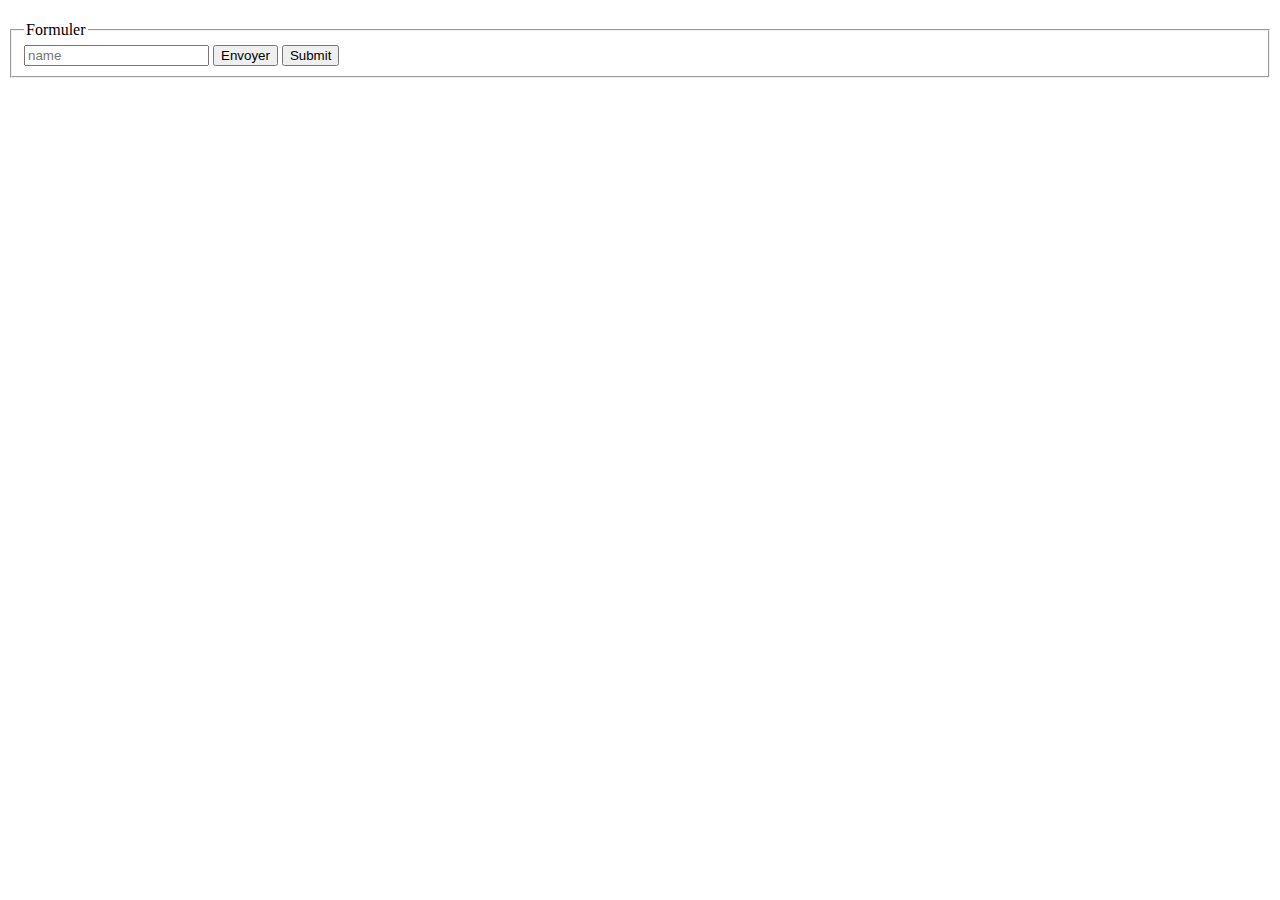
<file: revision/index.html>
<!DOCTYPE html>
<html lang="en">
<head>
    <meta charset="UTF-8">
    <title>Document</title>
</head>
<body>
    <h1></h1>
<fieldset >
    <legend>Formuler</legend>
    <input type="text" placeholder="name" name="" id="">
    <button type="submit">Envoyer</button>
    <input type="submit">
</fieldset>
</body>
</html>
</file>
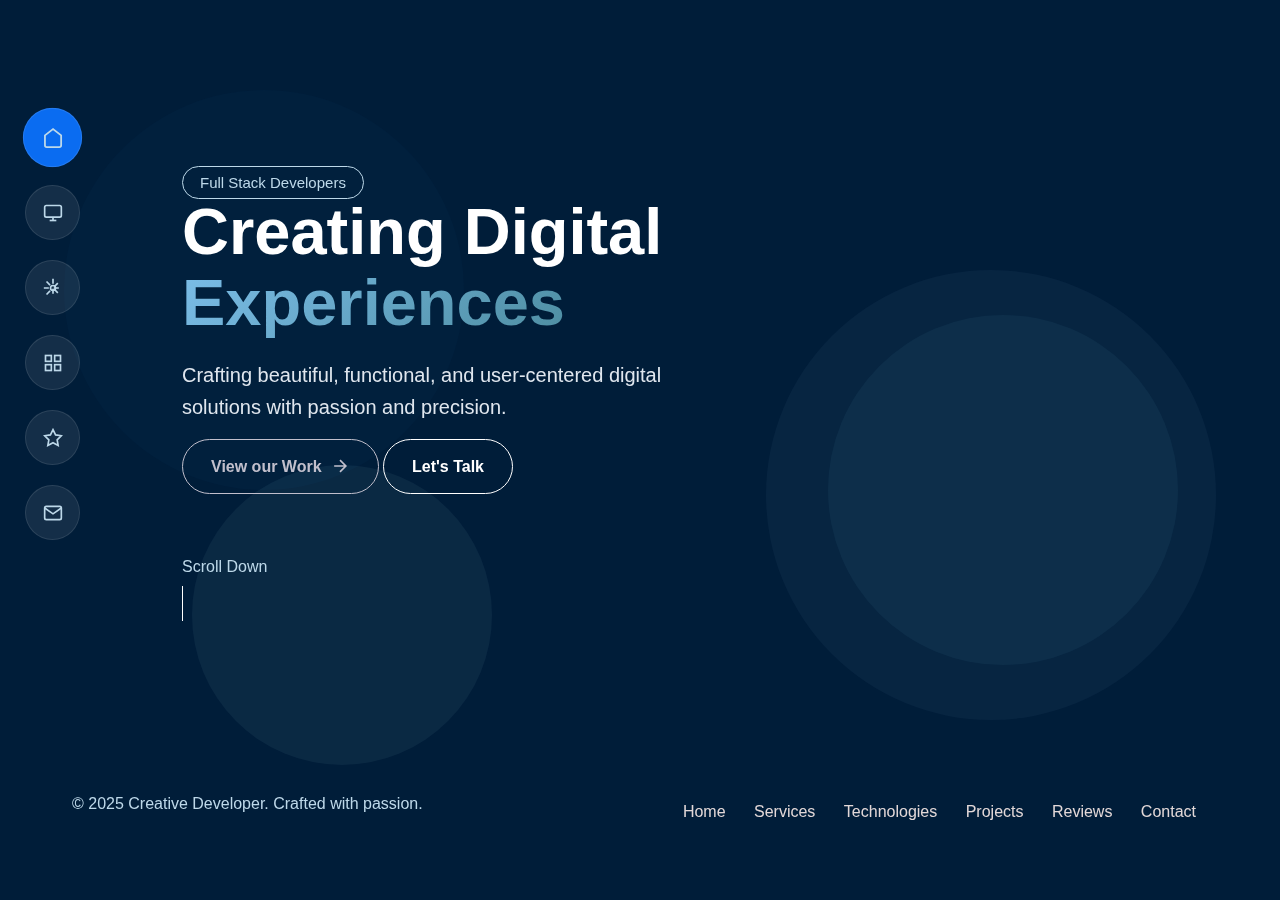
<file: Portfolio/src/index.html>
<!DOCTYPE html>
<html lang="en">

<head>
  <meta charset="UTF-8">
  <meta name="viewport" content="width=device-width, initial-scale=1.0">
  <link rel="stylesheet" href="./css globale/global.css">
  <link rel="stylesheet" href="style.css">
  <title>Creative Developer Portfolio</title>
</head>

<body>
  <!-- Floating Shapes Background -->
  <div class="bg-shapes">
    <div class="shape shape-1"></div>
    <div class="shape shape-2"></div>
    <div class="shape shape-3"></div>
    <div class="shape shape-4"></div>
  </div>

  <!-- Side Navigation -->
  <aside class="side-nav">
    <div class="side-nav-items">
      <a href="./" class="side-link active" data-tooltip="Home">
        <svg width="20" height="20" viewBox="0 0 24 24" fill="none" stroke="currentColor" stroke-width="2">
          <path d="M3 9l9-7 9 7v11a2 2 0 0 1-2 2H5a2 2 0 0 1-2-2z" />
        </svg>
      </a>
      <a href="./services" class="side-link" data-tooltip="Services">
        <svg width="20" height="20" viewBox="0 0 24 24" fill="none" stroke="currentColor" stroke-width="2">
          <rect x="2" y="3" width="20" height="14" rx="2" />
          <line x1="8" y1="21" x2="16" y2="21" />
          <line x1="12" y1="17" x2="12" y2="21" />
        </svg>
      </a>
      <a href="./Technologies/" class="side-link" data-tooltip="Technologies">
        <svg width="20" height="20" viewBox="0 0 24 24" fill="none" stroke="currentColor" stroke-width="2">
          <circle cx="12" cy="12" r="3" />
          <path
            d="M12 1v6m0 6v6M4.22 4.22l4.24 4.24m5.08 5.08l4.24 4.24M1 12h6m6 0h6M4.22 19.78l4.24-4.24m5.08-5.08l4.24-4.24" />
        </svg>
      </a>
      <a href="./projects" class="side-link" data-tooltip="Projects">
        <svg width="20" height="20" viewBox="0 0 24 24" fill="none" stroke="currentColor" stroke-width="2">
          <rect x="3" y="3" width="7" height="7" />
          <rect x="14" y="3" width="7" height="7" />
          <rect x="14" y="14" width="7" height="7" />
          <rect x="3" y="14" width="7" height="7" />
        </svg>
      </a>
      <a href="./Reviews/" class="side-link" data-tooltip="Reviews">
        <svg width="20" height="20" viewBox="0 0 24 24" fill="none" stroke="currentColor" stroke-width="2">
          <polygon
            points="12 2 15.09 8.26 22 9.27 17 14.14 18.18 21.02 12 17.77 5.82 21.02 7 14.14 2 9.27 8.91 8.26 12 2" />
        </svg>
      </a>
      <a href="./Contact" class="side-link" data-tooltip="Contact">
        <svg width="20" height="20" viewBox="0 0 24 24" fill="none" stroke="currentColor" stroke-width="2">
          <path d="M4 4h16c1.1 0 2 .9 2 2v12c0 1.1-.9 2-2 2H4c-1.1 0-2-.9-2-2V6c0-1.1.9-2 2-2z" />
          <polyline points="22,6 12,13 2,6" />
        </svg>
      </a>
    </div>
  </aside>

  <!-- Hero Section -->
  <section id="home" class="hero">
    <div class="container">
      <div class="hero-content">
        <span class="hero-label">Full Stack Developers</span>
        <h1 class="hero-title">
          Creating Digital<br>
          <span class="gradient-text">Experiences</span>
        </h1>
        <p class="hero-description">
          Crafting beautiful, functional, and user-centered digital solutions
          with passion and precision.
        </p>
        <div class="hero-cta">
          <a href="./projects/" class="btn btn-primary">
            <span>View our Work</span>
            <svg width="20" height="20" viewBox="0 0 24 24" fill="none" stroke="currentColor" stroke-width="2">
              <path d="M5 12h14M12 5l7 7-7 7" />
            </svg>
          </a>
          <a href="./Contact/" class="btn btn-outline">Let's Talk</a>
        </div>
        <div class="hero-scroll">
          <span>Scroll Down</span>
          <div class="scroll-indicator"></div>
        </div>
      </div>
    </div>
  </section>


  <!-- Footer -->
  <footer>
    <div class="container">
      <div class="footer-content">
        <p>&copy; 2025 Creative Developer. Crafted with passion.</p>
        <div class="footer-links">
          <a href="./">Home</a>
          <a href="./services/">Services</a>
          <a href="./Technologies/">Technologies</a>
          <a href="./projects/">Projects</a>
          <a href="./Reviews/">Reviews</a>
          <a href="./Contact/">Contact</a>
        </div>
      </div>
    </div>
  </footer>
</body>

</html>
</file>
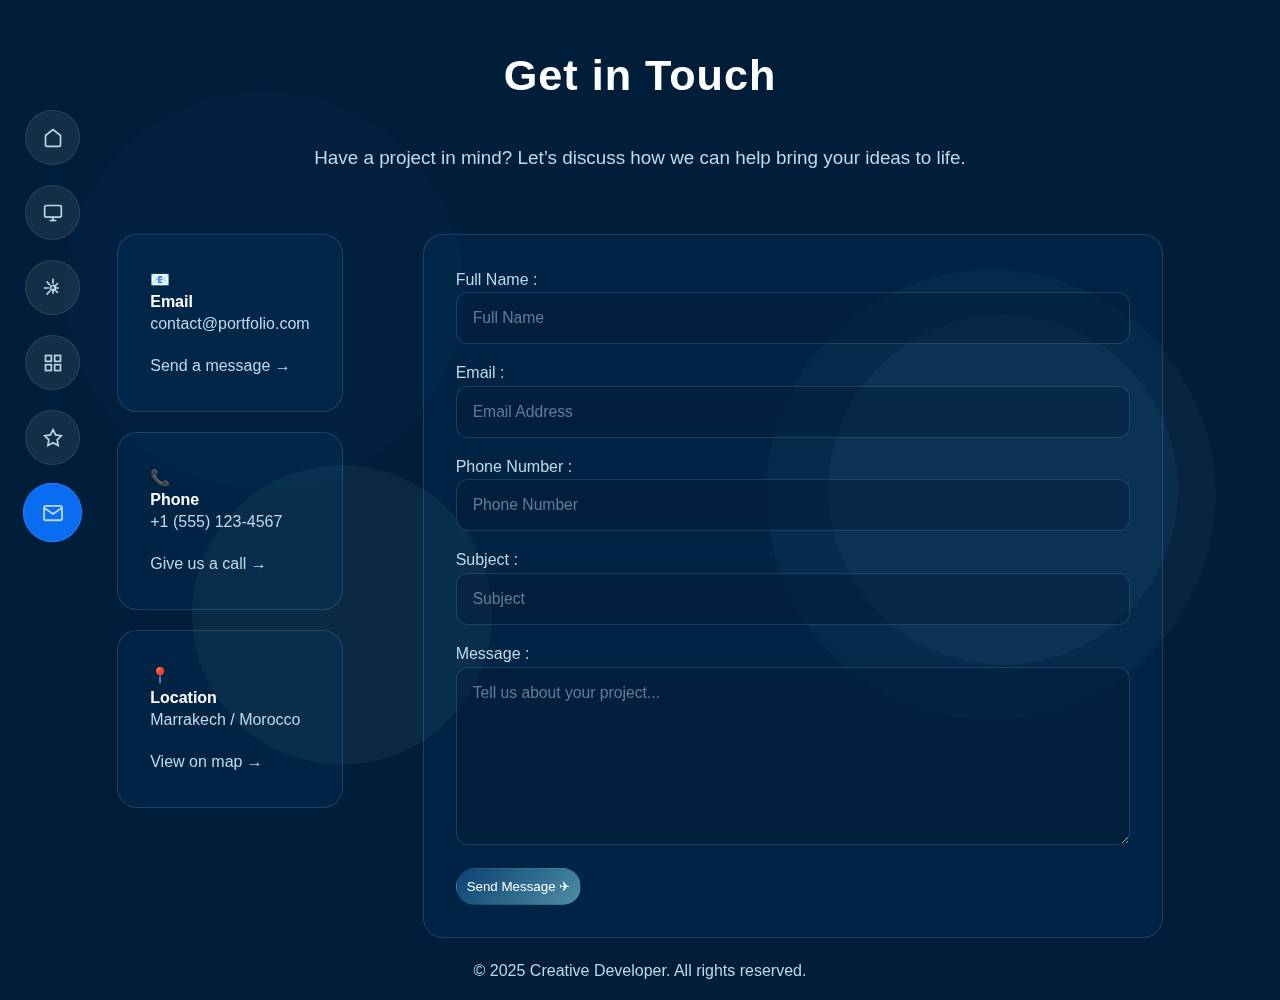
<file: Portfolio/src/Contact/index.html>
<!DOCTYPE html>
<html lang="en">

<head>
  <meta charset="UTF-8">
  <meta name="viewport" content="width=device-width, initial-scale=1.0">
  <title>Contact - Get In Touch</title>
  <link rel="stylesheet" href="../css globale/global.css">
  <link rel="stylesheet" href="style.css">
</head>

<body>
  <!-- Floating Shapes Background -->
  <div class="bg-shapes">
    <div class="shape shape-1"></div>
    <div class="shape shape-2"></div>
    <div class="shape shape-3"></div>
    <div class="shape shape-4"></div>
  </div>

  <!-- Side Navigation -->
  <aside class="side-nav">
    <div class="side-nav-items">
      <a href="../" class="side-link" data-tooltip="Home">
        <svg width="20" height="20" viewBox="0 0 24 24" fill="none" stroke="currentColor" stroke-width="2">
          <path d="M3 9l9-7 9 7v11a2 2 0 0 1-2 2H5a2 2 0 0 1-2-2z" />
        </svg>
      </a>
      <a href="../services" class="side-link" data-tooltip="Services">
        <svg width="20" height="20" viewBox="0 0 24 24" fill="none" stroke="currentColor" stroke-width="2">
          <rect x="2" y="3" width="20" height="14" rx="2" />
          <line x1="8" y1="21" x2="16" y2="21" />
          <line x1="12" y1="17" x2="12" y2="21" />
        </svg>
      </a>
      <a href="../Technologies/" class="side-link" data-tooltip="Technologies">
        <svg width="20" height="20" viewBox="0 0 24 24" fill="none" stroke="currentColor" stroke-width="2">
          <circle cx="12" cy="12" r="3" />
          <path
            d="M12 1v6m0 6v6M4.22 4.22l4.24 4.24m5.08 5.08l4.24 4.24M1 12h6m6 0h6M4.22 19.78l4.24-4.24m5.08-5.08l4.24-4.24" />
        </svg>
      </a>
      <a href="../projects/" class="side-link" data-tooltip="Projects">
        <svg width="20" height="20" viewBox="0 0 24 24" fill="none" stroke="currentColor" stroke-width="2">
          <rect x="3" y="3" width="7" height="7" />
          <rect x="14" y="3" width="7" height="7" />
          <rect x="14" y="14" width="7" height="7" />
          <rect x="3" y="14" width="7" height="7" />
        </svg>
      </a>
      <a href="../Reviews/" class="side-link" data-tooltip="Reviews">
        <svg width="20" height="20" viewBox="0 0 24 24" fill="none" stroke="currentColor" stroke-width="2">
          <polygon
            points="12 2 15.09 8.26 22 9.27 17 14.14 18.18 21.02 12 17.77 5.82 21.02 7 14.14 2 9.27 8.91 8.26 12 2" />
        </svg>
      </a>
      <a href="./" class="side-link active" data-tooltip="Contact">
        <svg width="20" height="20" viewBox="0 0 24 24" fill="none" stroke="currentColor" stroke-width="2">
          <path d="M4 4h16c1.1 0 2 .9 2 2v12c0 1.1-.9 2-2 2H4c-1.1 0-2-.9-2-2V6c0-1.1.9-2 2-2z" />
          <polyline points="22,6 12,13 2,6" />
        </svg>
      </a>
    </div>
  </aside>
  <div class="main-contact-wrapper">
    <div class="contact-header centered">
      <h1>Get in Touch</h1><br>
      <p>Have a project in mind? Let’s discuss how we can help bring your ideas to life.</p>
    </div>
    <div class="aa">
      <div class="contact-info">
        <div class="card">
          <div>📧</div>
          <h4>Email</h4>
          <p>contact@portfolio.com</p>
          <a href="#">Send a message →</a>
        </div>
        <div class="card">
          <div>📞</div>
          <h4>Phone</h4>
          <p>+1 (555) 123-4567</p>
          <a href="#">Give us a call →</a>
        </div>
        <div class="card">
          <div>📍</div>
          <h4>Location</h4>
          <p>Marrakech / Morocco</p>
          <a href="#">View on map →</a>
        </div>
      </div>
      <form class="card">
        <div class="input-group">
          <label for="">Full Name :</label>
          <input type="text" placeholder="Full Name">
          <label for="">Email :</label>
          <input type="email" placeholder="Email Address" required>
        </div>
        <div class="input-group">
          <label for="">Phone Number :</label>
          <input type="number" placeholder="Phone Number" required>
          <label for="">Subject :</label>
          <input type="text" placeholder="Subject" required>
        </div>
        <label for="">Message :</label>
        <textarea placeholder="Tell us about your project..." rows="8" required></textarea><br>
        <button class="btn-primary" type="submit">Send Message ✈</button>
      </form>
    </div>
  </div>

  <footer>
    <p>© 2025 Creative Developer. All rights reserved.</p>
  </footer>
</body>
</head>
</file>
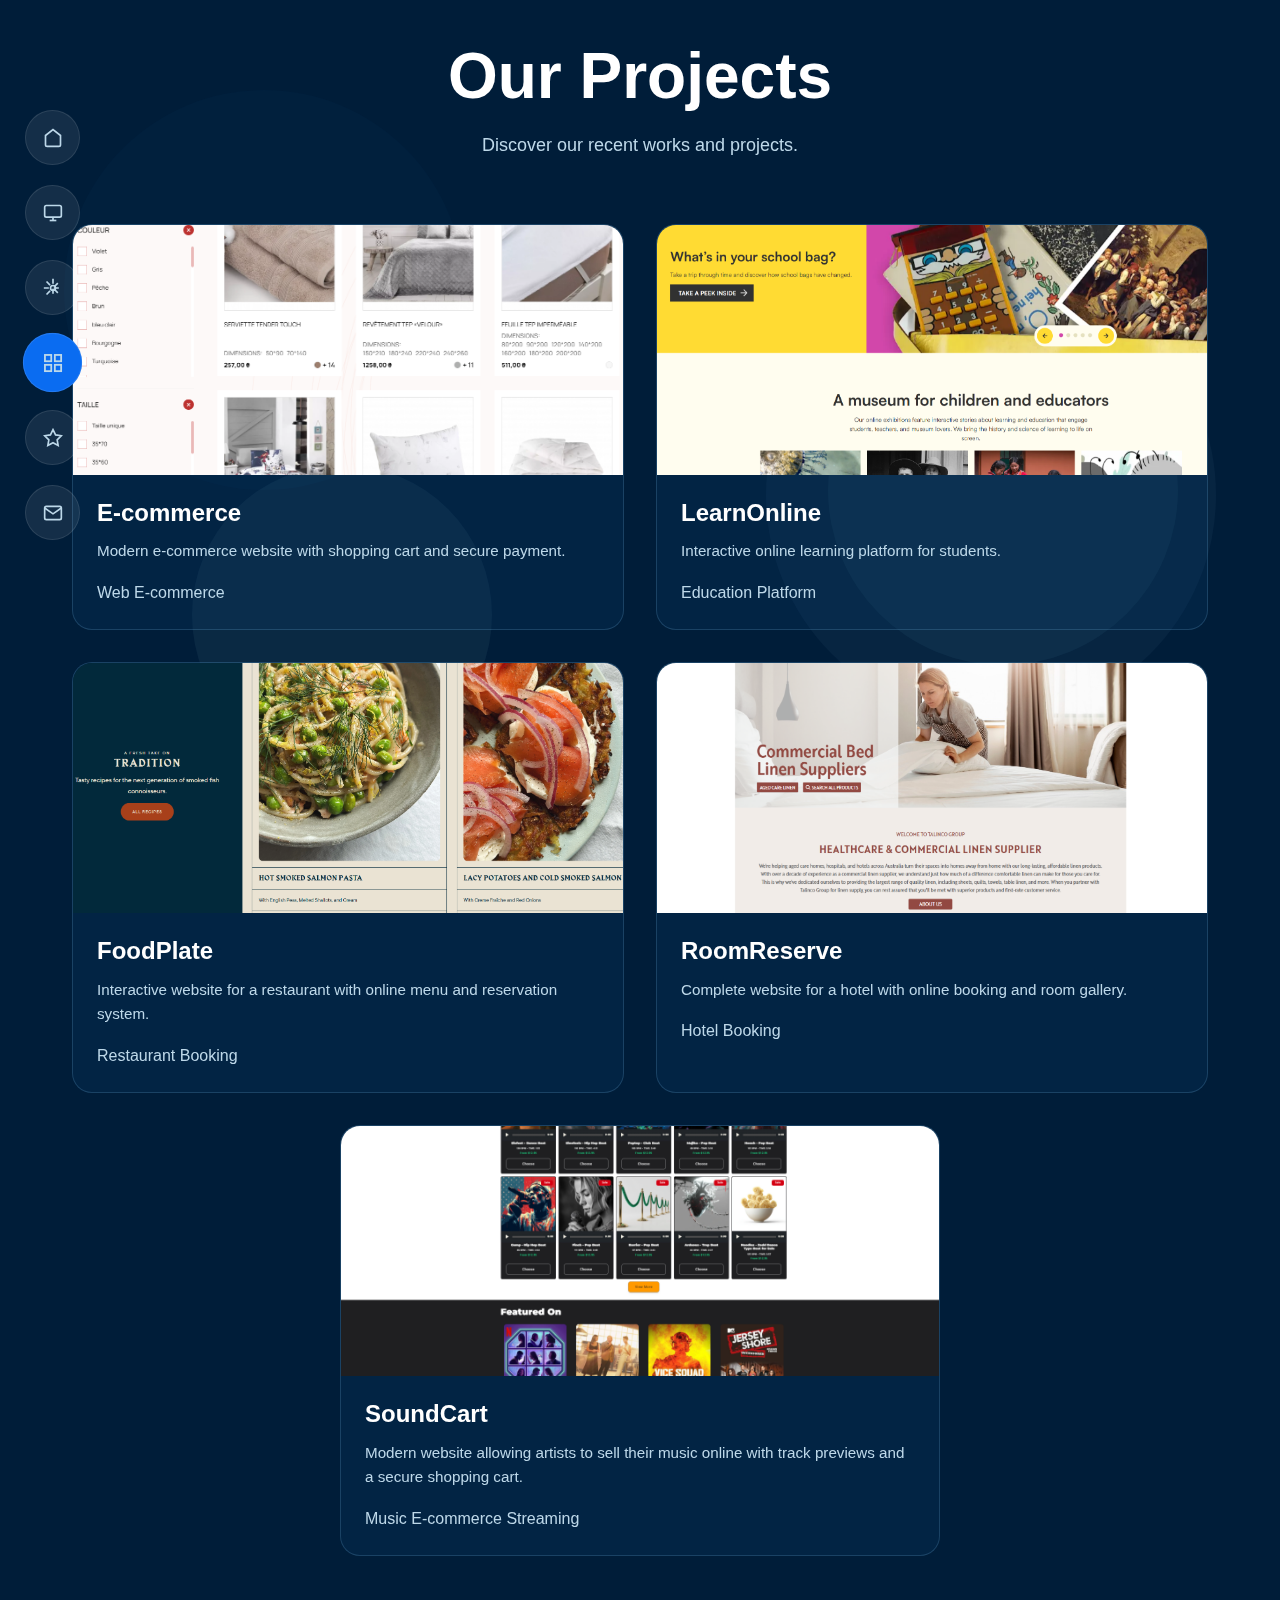
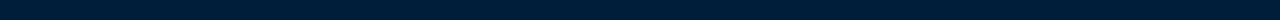
<file: Portfolio/src/projects/index.html>
<!DOCTYPE html>
<html lang="en">

<head>
    <meta charset="UTF-8">
    <meta name="viewport" content="width=device-width, initial-scale=1.0">
    <link rel="stylesheet" href="../css globale/global.css">
    <link rel="stylesheet" href="style.css">
    <title>Projects - Our Work</title>
</head>

<body>
    <!-- Floating Shapes Background -->
    <div class="bg-shapes">
        <div class="shape shape-1"></div>
        <div class="shape shape-2"></div>
        <div class="shape shape-3"></div>
        <div class="shape shape-4"></div>
    </div>

    <!-- Side Navigation -->
    <aside class="side-nav">
        <div class="side-nav-items">
            <a href="../" class="side-link" data-tooltip="Home">
                <svg width="20" height="20" viewBox="0 0 24 24" fill="none" stroke="currentColor" stroke-width="2">
                    <path d="M3 9l9-7 9 7v11a2 2 0 0 1-2 2H5a2 2 0 0 1-2-2z" />
                </svg>
            </a>
            <a href="../services" class="side-link" data-tooltip="Services">
                <svg width="20" height="20" viewBox="0 0 24 24" fill="none" stroke="currentColor" stroke-width="2">
                    <rect x="2" y="3" width="20" height="14" rx="2" />
                    <line x1="8" y1="21" x2="16" y2="21" />
                    <line x1="12" y1="17" x2="12" y2="21" />
                </svg>
            </a>
            <a href="../Technologies/" class="side-link" data-tooltip="Technologies">
                <svg width="20" height="20" viewBox="0 0 24 24" fill="none" stroke="currentColor" stroke-width="2">
                    <circle cx="12" cy="12" r="3" />
                    <path d="M12 1v6m0 6v6M4.22 4.22l4.24 4.24m5.08 5.08l4.24 4.24M1 12h6m6 0h6M4.22 19.78l4.24-4.24m5.08-5.08l4.24-4.24" />
                </svg>
            </a>
            <a href="./" class="side-link active" data-tooltip="Projects">
                <svg width="20" height="20" viewBox="0 0 24 24" fill="none" stroke="currentColor" stroke-width="2">
                    <rect x="3" y="3" width="7" height="7" />
                    <rect x="14" y="3" width="7" height="7" />
                    <rect x="14" y="14" width="7" height="7" />
                    <rect x="3" y="14" width="7" height="7" />
                </svg>
            </a>
            <a href="../Reviews/" class="side-link" data-tooltip="Reviews">
                <svg width="20" height="20" viewBox="0 0 24 24" fill="none" stroke="currentColor" stroke-width="2">
                    <polygon points="12 2 15.09 8.26 22 9.27 17 14.14 18.18 21.02 12 17.77 5.82 21.02 7 14.14 2 9.27 8.91 8.26 12 2" />
                </svg>
            </a>
            <a href="../Contact/" class="side-link" data-tooltip="Contact">
                <svg width="20" height="20" viewBox="0 0 24 24" fill="none" stroke="currentColor" stroke-width="2">
                    <path d="M4 4h16c1.1 0 2 .9 2 2v12c0 1.1-.9 2-2 2H4c-1.1 0-2-.9-2-2V6c0-1.1.9-2 2-2z" />
                    <polyline points="22,6 12,13 2,6" />
                </svg>
            </a>
        </div>
    </aside>

    <!-- Projects Section -->
    <section class="projects-section">
        <div class="container">
            <div class="section-header centered">
                <h1 class="section-title">Our Projects</h1>
                <p class="section-description">Discover our recent works and projects.</p>
            </div>

            <div class="projects-grid">
                <!-- Project 1 - E-commerce -->
                <div class="project-card">
                    <div class="project-image">
                        <img src="../assets/images/ecommerce.png" alt="E-commerce">
                    </div>
                    <div class="project-content">
                        <h3>E-commerce</h3>
                        <p>Modern e-commerce website with shopping cart and secure payment.</p>
                        <div class="project-tags">
                            <span class="tag">Web</span>
                            <span class="tag">E-commerce</span>
                        </div>
                    </div>
                </div>

                <!-- Project 2 - Learn -->
                <div class="project-card">
                    <div class="project-image">
                        <img src="../assets/images/Learn.png" alt="LearnOnline">
                    </div>
                    <div class="project-content">
                        <h3>LearnOnline</h3>
                        <p>Interactive online learning platform for students.</p>
                        <div class="project-tags">
                            <span class="tag">Education</span>
                            <span class="tag">Platform</span>
                        </div>
                    </div>
                </div>

                <!-- Project 3 - Restaurant -->
                <div class="project-card">
                    <div class="project-image">
                        <img src="../assets/images/restaurant.png" alt="FoodPlate">
                    </div>
                    <div class="project-content">
                        <h3>FoodPlate</h3>
                        <p>Interactive website for a restaurant with online menu and reservation system.</p>
                        <div class="project-tags">
                            <span class="tag">Restaurant</span>
                            <span class="tag">Booking</span>
                        </div>
                    </div>
                </div>

                <!-- Project 4 - Hotel -->
                <div class="project-card">
                    <div class="project-image">
                        <img src="../assets/images/hôtel.png" alt="RoomReserve">
                    </div>
                    <div class="project-content">
                        <h3>RoomReserve</h3>
                        <p>Complete website for a hotel with online booking and room gallery.</p>
                        <div class="project-tags">
                            <span class="tag">Hotel</span>
                            <span class="tag">Booking</span>
                        </div>
                    </div>
                </div>

                <!-- Project 5 - Music (Featured) -->
                <div class="project-card featured">
                    <div class="project-image">
                        <img src="../assets/images/music.png" alt="SoundCart">
                    </div>
                    <div class="project-content">
                        <h3>SoundCart</h3>
                        <p>Modern website allowing artists to sell their music online with track previews and a secure shopping cart.</p>
                        <div class="project-tags">
                            <span class="tag">Music</span>
                            <span class="tag">E-commerce</span>
                            <span class="tag">Streaming</span>
                        </div>
                    </div>
                </div>
            </div>
        </div>
    </section>
</body>

</html>
</file>
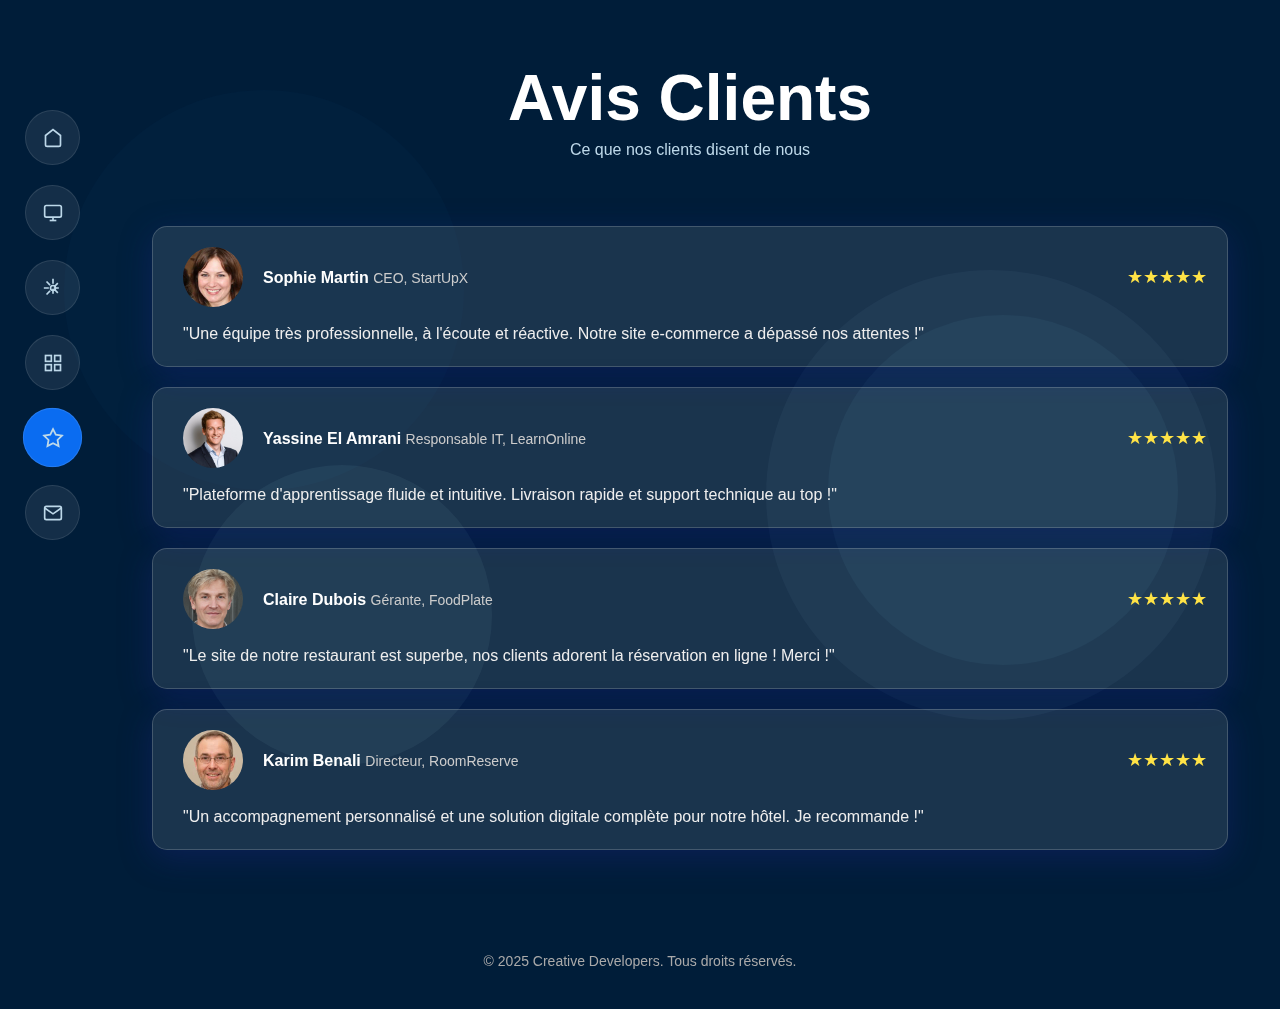
<file: Portfolio/src/Reviews/index.html>
<!DOCTYPE html>
<html lang="en">

<head>
    <meta charset="UTF-8">
    <meta name="viewport" content="width=device-width, initial-scale=1.0">
    <link rel="stylesheet" href="../css globale/global.css">
    <link rel="stylesheet" href="style.css">
    <title>Reviews</title>
</head>

<body>
    <!-- Floating Shapes Background -->
    <div class="bg-shapes">
        <div class="shape shape-1"></div>
        <div class="shape shape-2"></div>
        <div class="shape shape-3"></div>
        <div class="shape shape-4"></div>
    </div>

    <!-- Side Navigation -->
    <aside class="side-nav">
        <div class="side-nav-items">
            <a href="../" class="side-link" data-tooltip="Home">
                <svg width="20" height="20" viewBox="0 0 24 24" fill="none" stroke="currentColor" stroke-width="2">
                    <path d="M3 9l9-7 9 7v11a2 2 0 0 1-2 2H5a2 2 0 0 1-2-2z" />
                </svg>
            </a>
            <a href="../services" class="side-link" data-tooltip="Services">
                <svg width="20" height="20" viewBox="0 0 24 24" fill="none" stroke="currentColor" stroke-width="2">
                    <rect x="2" y="3" width="20" height="14" rx="2" />
                    <line x1="8" y1="21" x2="16" y2="21" />
                    <line x1="12" y1="17" x2="12" y2="21" />
                </svg>
            </a>
            <a href="../Technologies/" class="side-link" data-tooltip="Technologies">
                <svg width="20" height="20" viewBox="0 0 24 24" fill="none" stroke="currentColor" stroke-width="2">
                    <circle cx="12" cy="12" r="3" />
                    <path d="M12 1v6m0 6v6M4.22 4.22l4.24 4.24m5.08 5.08l4.24 4.24M1 12h6m6 0h6M4.22 19.78l4.24-4.24m5.08-5.08l4.24-4.24" />
                </svg>
            </a>
            <a href="../projects" class="side-link" data-tooltip="Projects">
                <svg width="20" height="20" viewBox="0 0 24 24" fill="none" stroke="currentColor" stroke-width="2">
                    <rect x="3" y="3" width="7" height="7" />
                    <rect x="14" y="3" width="7" height="7" />
                    <rect x="14" y="14" width="7" height="7" />
                    <rect x="3" y="14" width="7" height="7" />
                </svg>
            </a>
            <a href="./" class="side-link active" data-tooltip="Reviews">
                <svg width="20" height="20" viewBox="0 0 24 24" fill="none" stroke="currentColor" stroke-width="2">
                    <polygon points="12 2 15.09 8.26 22 9.27 17 14.14 18.18 21.02 12 17.77 5.82 21.02 7 14.14 2 9.27 8.91 8.26 12 2" />
                </svg>
            </a>
            <a href="../Contact/" class="side-link" data-tooltip="Contact">
                <svg width="20" height="20" viewBox="0 0 24 24" fill="none" stroke="currentColor" stroke-width="2">
                    <path d="M4 4h16c1.1 0 2 .9 2 2v12c0 1.1-.9 2-2 2H4c-1.1 0-2-.9-2-2V6c0-1.1.9-2 2-2z" />
                    <polyline points="22,6 12,13 2,6" />
                </svg>
            </a>
        </div>
    </aside>

    <!-- Reviews Section -->
    <section class="reviews-section">
        <div class="container">
            <div class="section-header centered">
                <h1 class="section-title">Avis Clients</h1>
                <p class="section-description">Ce que nos clients disent de nous</p>
            </div>

            <div class="reviews-grid">
                <!-- Review 1 -->
                <div class="review-card">
                    <div class="review-header">
                        <img src="../assets/images/fm.jpg" alt="Client 1" class="review-avatar">
                        <div class="review-info">
                            <span class="review-name">Sophie Martin</span>
                            <span class="review-role">CEO, StartUpX</span>
                        </div>
                        <span class="review-rating">★★★★★</span>
                    </div>
                    <div class="review-text">
                        "Une équipe très professionnelle, à l'écoute et réactive.
                         Notre site e-commerce a dépassé nos attentes !"
                    </div>
                </div>
                <!-- Review 2 -->
                <div class="review-card">
                    <div class="review-header">
                        <img src="../assets/images/hm1.jpg" alt="Client 2" class="review-avatar">
                        <div class="review-info">
                            <span class="review-name">Yassine El Amrani</span>
                            <span class="review-role">Responsable IT, LearnOnline</span>
                        </div>
                        <span class="review-rating">★★★★★</span>
                    </div>
                    <div class="review-text">
                        "Plateforme d'apprentissage fluide et intuitive. Livraison rapide et support technique au top !"
                    </div>
                </div>
                <!-- Review 3 -->
                <div class="review-card">
                    <div class="review-header">
                        <img src="../assets/images/hm2.jpg" alt="Client 3" class="review-avatar">
                        <div class="review-info">
                            <span class="review-name">Claire Dubois</span>
                            <span class="review-role">Gérante, FoodPlate</span>
                        </div>
                        <span class="review-rating">★★★★★</span>
                    </div>
                    <div class="review-text">
                        "Le site de notre restaurant est superbe, nos clients adorent la réservation en ligne ! Merci !"
                    </div>
                </div>
                <!-- Review 4 -->
                <div class="review-card">
                    <div class="review-header">
                        <img src="../assets/images/hm3.jpg" alt="Client 4" class="review-avatar">
                        <div class="review-info">
                            <span class="review-name">Karim Benali</span>
                            <span class="review-role">Directeur, RoomReserve</span>
                        </div>
                        <span class="review-rating">★★★★★</span>
                    </div>
                    <div class="review-text">
                        "Un accompagnement personnalisé et une solution digitale complète pour notre hôtel. Je recommande !"
                    </div>
                </div>
            </div>
        </div>
    </section>

    <!-- Footer -->
    <footer>
        <div class="container">
            <div class="footer-content">
                <p>&copy; 2025 Creative Developers. Tous droits réservés.</p>
            </div>
        </div>
    </footer>
</body>

</html>
</file>
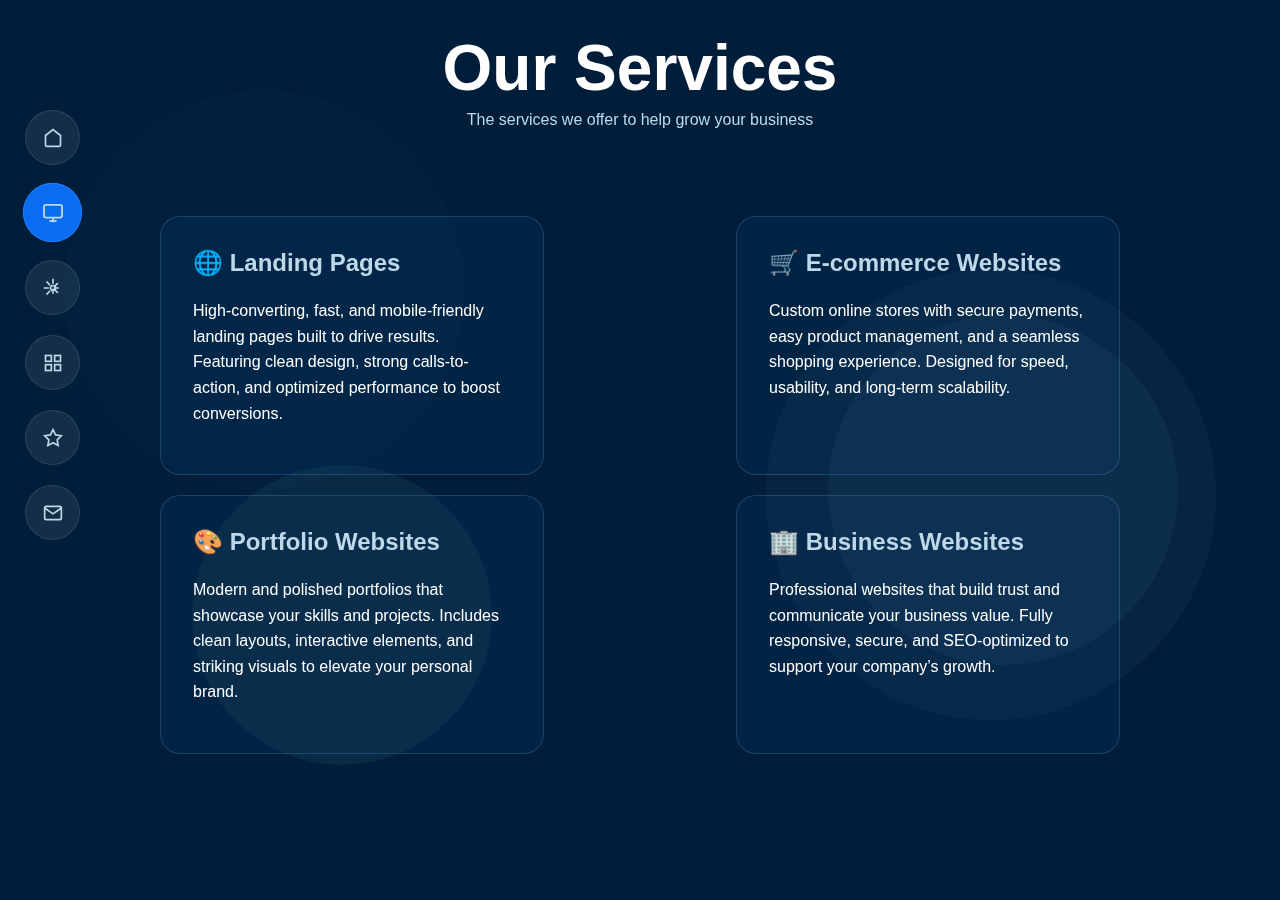
<file: Portfolio/src/services/index.html>
<!DOCTYPE html>
<html lang="en">

<head>
    <meta charset="UTF-8">
    <meta name="viewport" content="width=device-width, initial-scale=1.0">
    <link rel="stylesheet" href="../css globale/global.css">
    <link rel="stylesheet" href="style.css">
    <title>Services</title>
</head>

<body>
    <div class="bg-shapes">
        <div class="shape shape-1"></div>
        <div class="shape shape-2"></div>
        <div class="shape shape-3"></div>
        <div class="shape shape-4"></div>
    </div>
    <!-- Side Navigation -->
    <aside class="side-nav">
        <div class="side-nav-items">
            <a href="../" class="side-link" data-tooltip="Home">
                <svg width="20" height="20" viewBox="0 0 24 24" fill="none" stroke="currentColor" stroke-width="2">
                    <path d="M3 9l9-7 9 7v11a2 2 0 0 1-2 2H5a2 2 0 0 1-2-2z" />
                </svg>
            </a>
            <a href="./" class="side-link active" data-tooltip="Services">
                <svg width="20" height="20" viewBox="0 0 24 24" fill="none" stroke="currentColor" stroke-width="2">
                    <rect x="2" y="3" width="20" height="14" rx="2" />
                    <line x1="8" y1="21" x2="16" y2="21" />
                    <line x1="12" y1="17" x2="12" y2="21" />
                </svg>
            </a>
            <a href="../Technologies/" class="side-link" data-tooltip="Technologies">
                <svg width="20" height="20" viewBox="0 0 24 24" fill="none" stroke="currentColor" stroke-width="2">
                    <circle cx="12" cy="12" r="3" />
                    <path
                        d="M12 1v6m0 6v6M4.22 4.22l4.24 4.24m5.08 5.08l4.24 4.24M1 12h6m6 0h6M4.22 19.78l4.24-4.24m5.08-5.08l4.24-4.24" />
                </svg>
            </a>
            <a href="../projects" class="side-link" data-tooltip="Projects">
                <svg width="20" height="20" viewBox="0 0 24 24" fill="none" stroke="currentColor" stroke-width="2">
                    <rect x="3" y="3" width="7" height="7" />
                    <rect x="14" y="3" width="7" height="7" />
                    <rect x="14" y="14" width="7" height="7" />
                    <rect x="3" y="14" width="7" height="7" />
                </svg>
            </a>
            <a href="../Reviews/" class="side-link" data-tooltip="Reviews">
                <svg width="20" height="20" viewBox="0 0 24 24" fill="none" stroke="currentColor" stroke-width="2">
                    <polygon
                        points="12 2 15.09 8.26 22 9.27 17 14.14 18.18 21.02 12 17.77 5.82 21.02 7 14.14 2 9.27 8.91 8.26 12 2" />
                </svg>
            </a>
            <a href="../Contact" class="side-link" data-tooltip="Contact">
                <svg width="20" height="20" viewBox="0 0 24 24" fill="none" stroke="currentColor" stroke-width="2">
                    <path d="M4 4h16c1.1 0 2 .9 2 2v12c0 1.1-.9 2-2 2H4c-1.1 0-2-.9-2-2V6c0-1.1.9-2 2-2z" />
                    <polyline points="22,6 12,13 2,6" />
                </svg>
            </a>
        </div>
    </aside>
    <div class="section-header centered">
                <h1 class="section-title">Our Services</h1>
                <p class="section-description">The services we offer to help grow your business</p>
            </div>
    
    <section>
        <div class="position1">
            <div class="card">
                <h2>🌐 Landing Pages</h2>
                <p>
                    High-converting, fast, and mobile-friendly landing pages built to drive results.
                    Featuring clean design, strong calls-to-action, and optimized performance to boost conversions.
                </p>
            </div>
            <div class="card">
                <h2>🛒 E-commerce Websites</h2>
                <p>
                    Custom online stores with secure payments, easy product management, and a seamless shopping
                    experience.
                    Designed for speed, usability, and long-term scalability.
                </p>
            </div>
        </div>

        <div class="position1">
            <div class="card">
                <h2>🎨 Portfolio Websites</h2>
                <p>
                    Modern and polished portfolios that showcase your skills and projects.
                    Includes clean layouts, interactive elements, and striking visuals to elevate your personal brand.
                </p>
            </div>

            <div class="card">
                <h2>🏢 Business Websites</h2>
                <p>
                    Professional websites that build trust and communicate your business value.
                    Fully responsive, secure, and SEO-optimized to support your company’s growth.
                </p>
            </div>
        </div>
    </section>
</body>

</html>
</file>
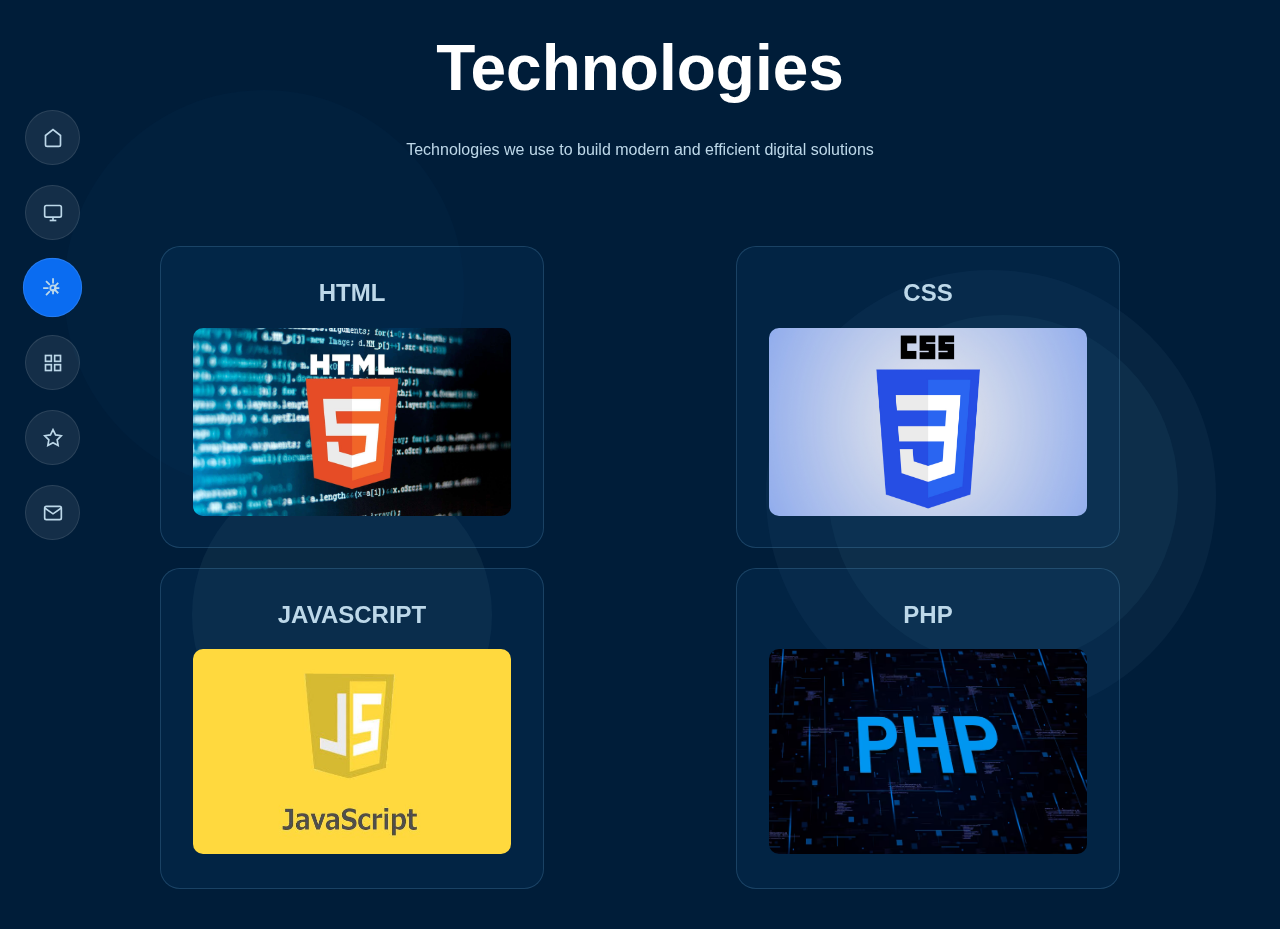
<file: Portfolio/src/Technologies/index.html>
<!DOCTYPE html>
<html lang="en">

<head>
    <meta charset="UTF-8">
    <meta name="viewport" content="width=device-width, initial-scale=1.0">
    <link rel="stylesheet" href="../css globale/global.css">
    <link rel="stylesheet" href="style.css">
    <title>Technologies</title>
</head>

<body>
    <div class="bg-shapes">
        <div class="shape shape-1"></div>
        <div class="shape shape-2"></div>
        <div class="shape shape-3"></div>
        <div class="shape shape-4"></div>
    </div>
    <!-- Side Navigation -->
    <aside class="side-nav">
        <div class="side-nav-items">
            <a href="../" class="side-link" data-tooltip="Home">
                <svg width="20" height="20" viewBox="0 0 24 24" fill="none" stroke="currentColor" stroke-width="2">
                    <path d="M3 9l9-7 9 7v11a2 2 0 0 1-2 2H5a2 2 0 0 1-2-2z" />
                </svg>
            </a>
            <a href="../services/" class="side-link" data-tooltip="Services">
                <svg width="20" height="20" viewBox="0 0 24 24" fill="none" stroke="currentColor" stroke-width="2">
                    <rect x="2" y="3" width="20" height="14" rx="2" />
                    <line x1="8" y1="21" x2="16" y2="21" />
                    <line x1="12" y1="17" x2="12" y2="21" />
                </svg>
            </a>
            <a href="../Technologies/" class="side-link active" data-tooltip="Technologies">
                <svg width="20" height="20" viewBox="0 0 24 24" fill="none" stroke="currentColor" stroke-width="2">
                    <circle cx="12" cy="12" r="3" />
                    <path
                        d="M12 1v6m0 6v6M4.22 4.22l4.24 4.24m5.08 5.08l4.24 4.24M1 12h6m6 0h6M4.22 19.78l4.24-4.24m5.08-5.08l4.24-4.24" />
                </svg>
            </a>
            <a href="../projects" class="side-link" data-tooltip="Projects">
                <svg width="20" height="20" viewBox="0 0 24 24" fill="none" stroke="currentColor" stroke-width="2">
                    <rect x="3" y="3" width="7" height="7" />
                    <rect x="14" y="3" width="7" height="7" />
                    <rect x="14" y="14" width="7" height="7" />
                    <rect x="3" y="14" width="7" height="7" />
                </svg>
            </a>
            <a href="../Reviews/" class="side-link" data-tooltip="Reviews">
                <svg width="20" height="20" viewBox="0 0 24 24" fill="none" stroke="currentColor" stroke-width="2">
                    <polygon
                        points="12 2 15.09 8.26 22 9.27 17 14.14 18.18 21.02 12 17.77 5.82 21.02 7 14.14 2 9.27 8.91 8.26 12 2" />
                </svg>
            </a>
            <a href="../Contact" class="side-link" data-tooltip="Contact">
                <svg width="20" height="20" viewBox="0 0 24 24" fill="none" stroke="currentColor" stroke-width="2">
                    <path d="M4 4h16c1.1 0 2 .9 2 2v12c0 1.1-.9 2-2 2H4c-1.1 0-2-.9-2-2V6c0-1.1.9-2 2-2z" />
                    <polyline points="22,6 12,13 2,6" />
                </svg>
            </a>
        </div>
    </aside>






  
    <div class="section-header centered">
        <h1 class="section-title">Technologies</h1>
        <p class="section-description">Technologies we use to build modern and efficient digital solutions</p>
    </div>
    <section>
        <div class="position1">
            <div class="card">
                <h2>HTML</h2>
                <img src="../assets/images/html.jpg" alt="">
            </div>
            <div class="card">
                <h2>CSS</h2>
                <img src="../assets/images/css.webp" alt="">
            </div>
        </div>

        <div class="position1">
            <div class="card">
                <h2>JAVASCRIPT</h2>
                <img src="../assets/images/js.jpg" alt="">
            </div>

            <div class="card">
                <h2>PHP</h2>
                <img src="../assets/images/php.avif" alt="">
            </div>
        </div>
    </section>
</body>

</html>
</file>
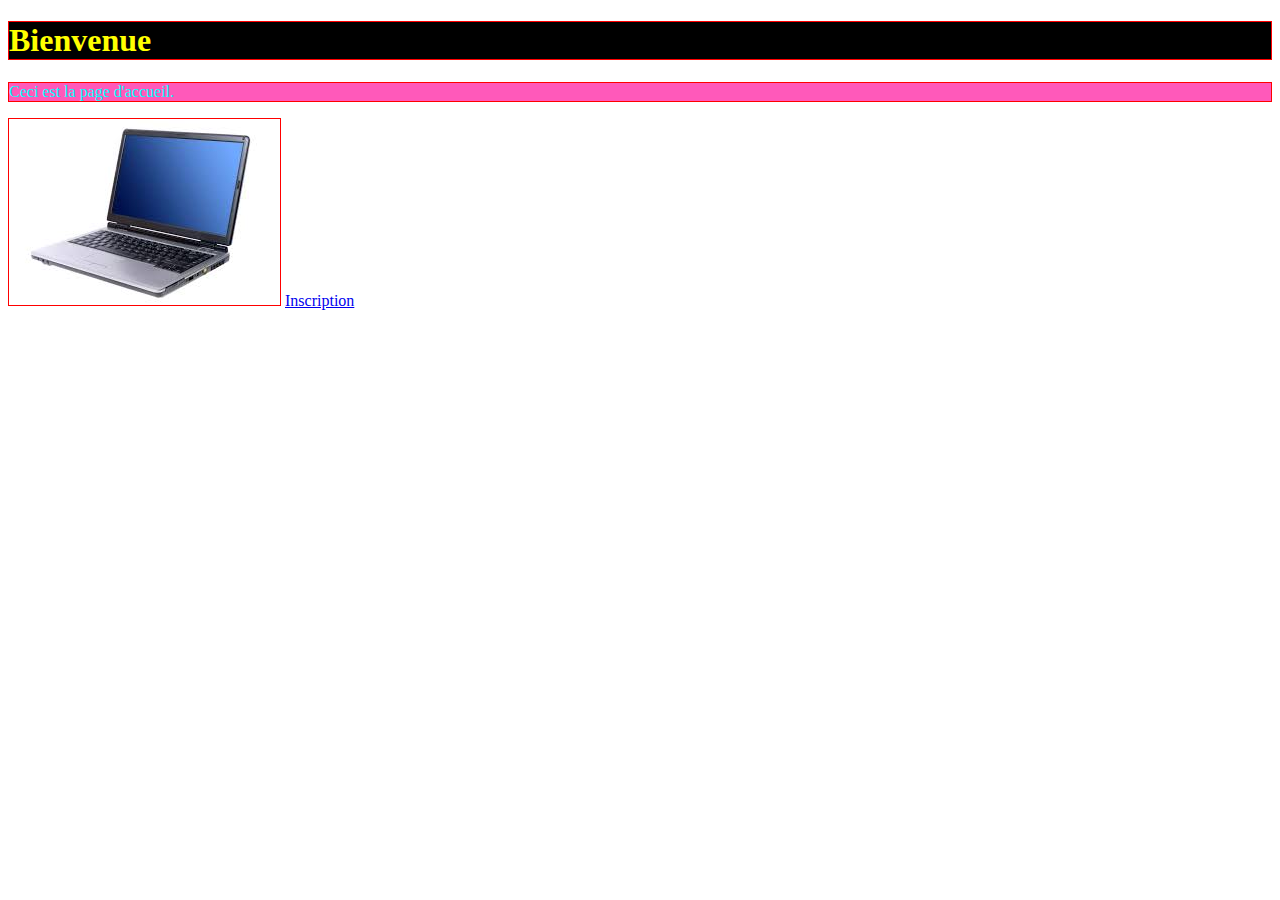
<file: WEB/WEB_Static/ex1/index.html>
<!DOCTYPE html>
<head>
    <meta charset="UTF-8">
    <title>Home</title>
</head>

<body>
    <h1 style="border: 1px solid red; color: yellow; background-color: black;">Bienvenue</h1>
    <p style="border: 1px solid red; color: aqua; background-color: rgb(255, 89, 186);">Ceci est la page d'accueil.</p>
    <img src="image.png" alt="image pc" style="border: 1px solid red;">
    <!-- <h3>EliteBook G8</h3>
    <ul>

        <li>Processeur : intel i5 13th</li>
        <li>RAM : 16 GB</li>
        <li>Stockage : 512 GB SSD</li>
        <li>GPU : Nvidia GeForce RTX2060 8GB</li>
        <li>PRIX : 1500€</li>
    </ul> -->
    <a href="inscription.html" target="_blank">Inscription</a>
</body>
</html>
</file>
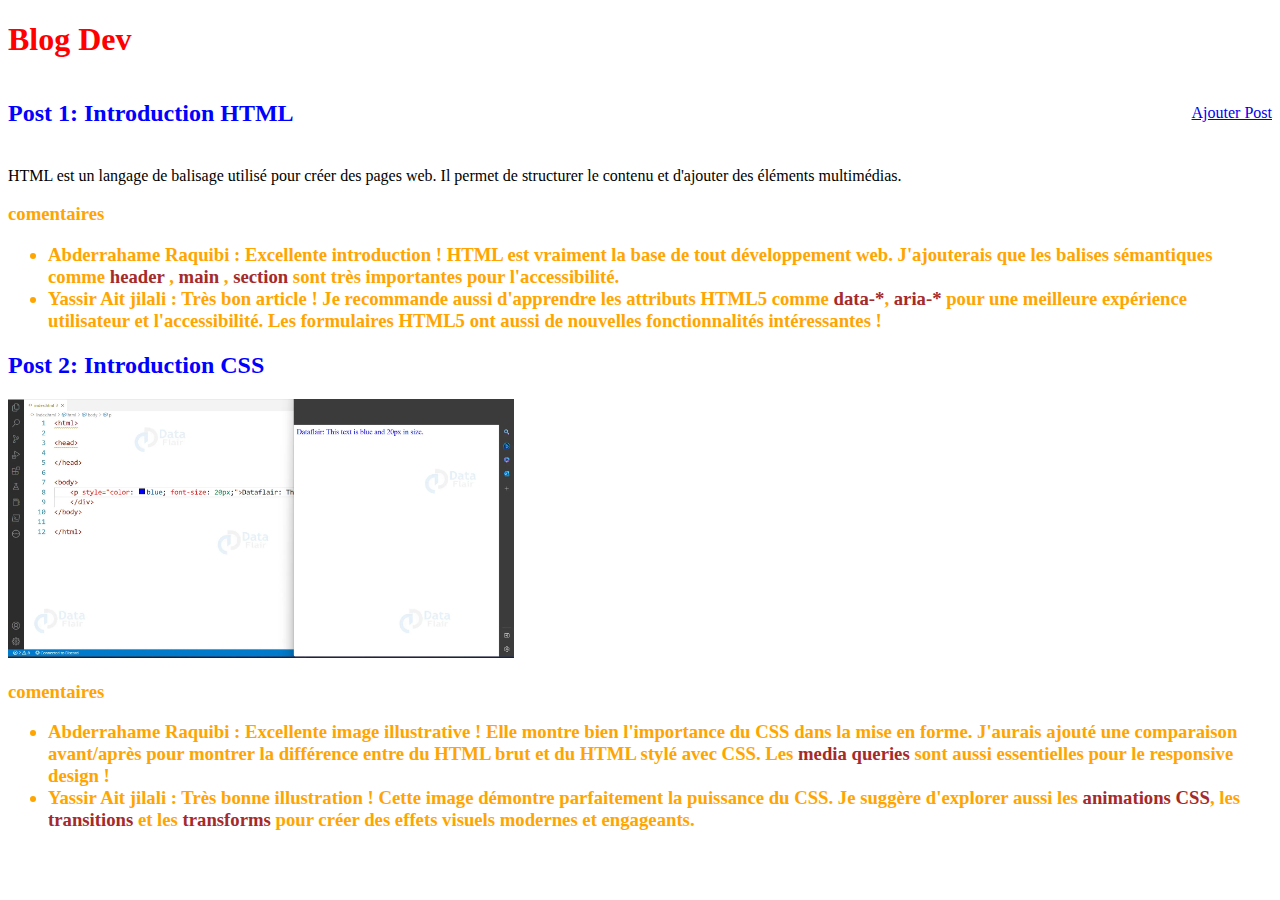
<file: WEB/WEB_Static/ex2/index.html>
<!DOCTYPE html>
<html lang="en">

<head>
    <meta charset="UTF-8">
    <meta name="viewport" content="width=device-width, initial-scale=1.0">
    <title>Blog</title>
</head>

<body style="background-color:rgba(255, 255, 255, 0.659);">
    <h1 style="color: red;">Blog Dev</h1>
    <div style="display: flex; justify-content: space-between; align-items: center; margin-bottom: 20px;">
        <h2 style="color: blue;">Post 1: Introduction HTML</h2>
        <a href="add.html">Ajouter Post</a>
    </div>
    <p>HTML est un langage de balisage utilisé pour créer des pages web. Il permet de structurer le contenu et d'ajouter
        des éléments multimédias.</p>
    <h3 style="color: orange;">
        comentaires
        <ul>
            <li>
                Abderrahame Raquibi : Excellente introduction ! HTML est vraiment la base de tout développement web.
                J'ajouterais que les balises sémantiques comme <span
                    style="color: brown; font-weight: bold;">header</span> , <span
                    style="color: brown; font-weight: bold;">main</span> , <span
                    style="color: brown; font-weight: bold;">section</span> sont très importantes pour l'accessibilité.
            </li>
            <li>
                Yassir Ait jilali : Très bon article ! Je recommande aussi d'apprendre les attributs HTML5 comme <span
                    style="color: brown; font-weight: bold;">data-*</span>, <span
                    style="color: brown; font-weight: bold;">aria-*</span> pour une meilleure expérience utilisateur et
                l'accessibilité. Les formulaires HTML5 ont aussi de nouvelles fonctionnalités intéressantes !
            </li>
        </ul>
    </h3>
    <h2 style="color: blue;">Post 2: Introduction CSS</h2>
    <img src="imagecss.png" style="width: 40%;" alt="">
    <h3 style="color: orange;">
        comentaires
        <ul>
            <li>

                Abderrahame Raquibi : Excellente image illustrative ! Elle montre bien l'importance du CSS dans la mise
                en forme. J'aurais ajouté une comparaison avant/après pour montrer la différence entre du HTML brut et
                du HTML stylé avec CSS. Les <span style="color: brown; font-weight: bold;">media queries</span> sont
                aussi essentielles pour le responsive design !
            </li>
            <li>
                Yassir Ait jilali : Très bonne illustration ! Cette image démontre parfaitement la puissance du CSS. Je
                suggère d'explorer aussi les <span style="color: brown; font-weight: bold;">animations CSS</span>, les
                <span style="color: brown; font-weight: bold;">transitions</span> et les <span
                    style="color: brown; font-weight: bold;">transforms</span> pour créer des effets visuels modernes et
                engageants.
            </li>

        </ul>
    </h3>
</body>

</html>
</file>
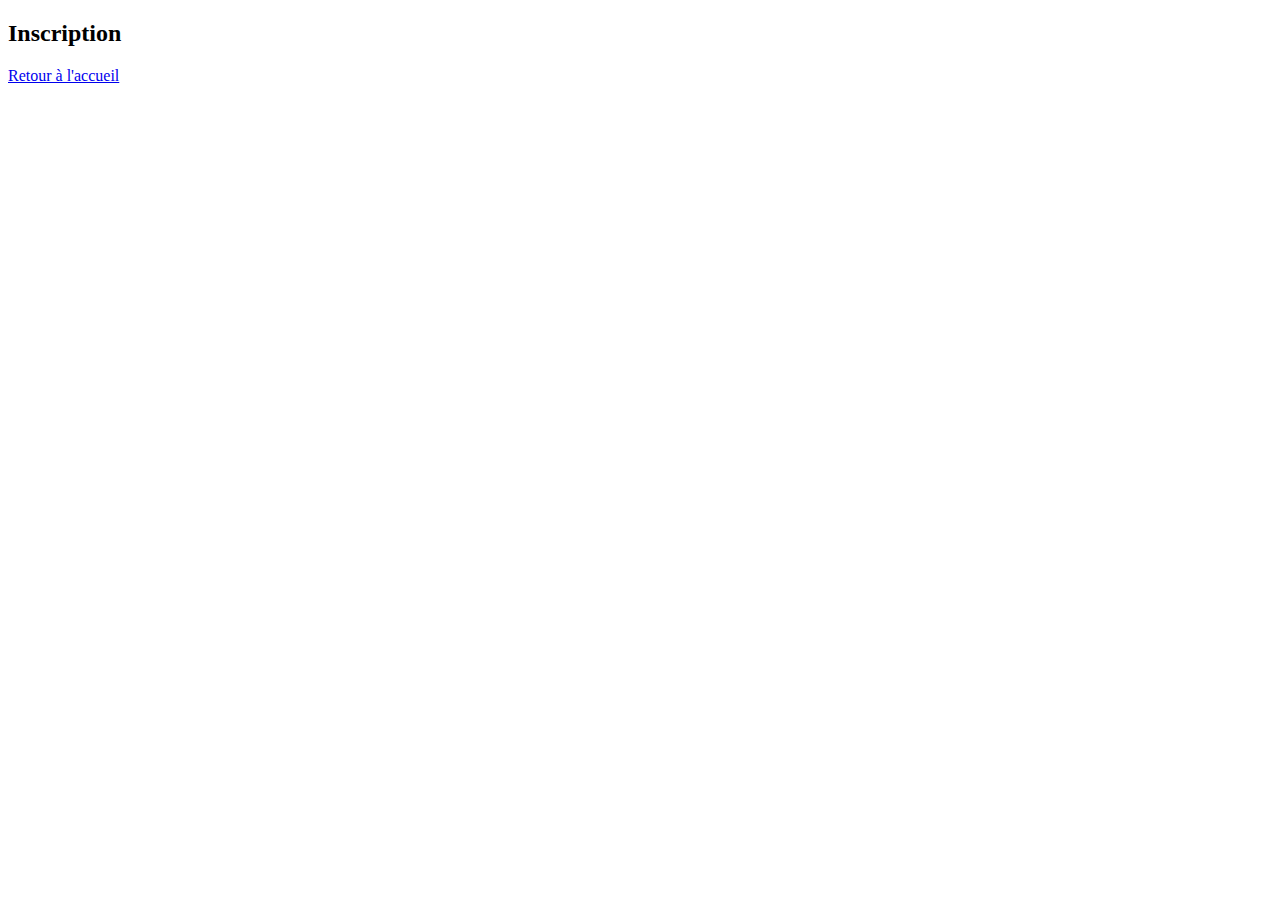
<file: WEB/WEB_Static/ex1/inscription.html>
<!DOCTYPE html>
<head>
    <meta charset="UTF-8">
    <title>Page d'inscription</title>
</head>
<body>
    <div >
        <h2>Inscription</h2>
        <a href="index.html">Retour à l'accueil</a>
    </div>
</body>
</html>
</file>
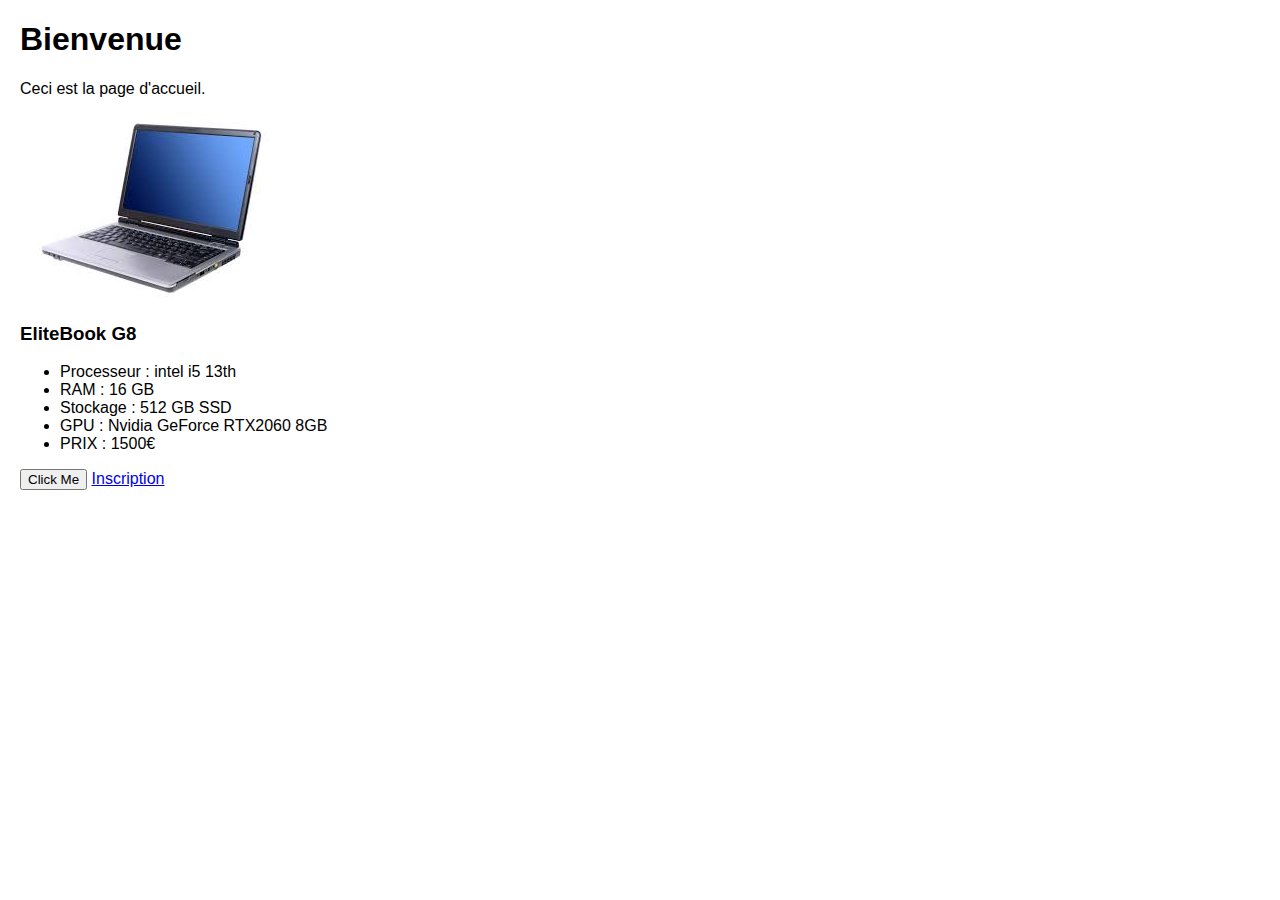
<file: WEB/WEB_Static/ex1/styledPage.html>
<!DOCTYPE html>
<head>
    <meta charset="UTF-8">
    <title>Home</title>
    <style id="dynamicStyles">
        /* Styles de base sans design */
        body {
            font-family: Arial, sans-serif;
            margin: 20px;
            background: white;
            color: black;
        }
        
        .styled {
            background: linear-gradient(135deg, #667eea 0%, #764ba2 100%);
            min-height: 100vh;
            display: flex;
            flex-direction: column;
            justify-content: center;
            align-items: center;
            padding: 20px;
            margin: -20px;
            transition: all 0.8s ease;
        }
        
        .container {
            background: rgba(255, 255, 255, 0.95);
            border-radius: 15px;
            box-shadow: 0 10px 30px rgba(0, 0, 0, 0.2);
            padding: 40px;
            text-align: center;
            max-width: 600px;
            width: 100%;
            backdrop-filter: blur(10px);
            animation: fadeInUp 0.8s ease;
        }
        
        .styled h1, .styled h3 {
            color: #4a5568;
            margin-bottom: 20px;
            font-weight: 300;
            text-shadow: 1px 1px 2px rgba(0, 0, 0, 0.1);
        }
        
        .styled h1 {
            font-size: 2.5rem;
            background: linear-gradient(45deg, #667eea, #764ba2);
            -webkit-background-clip: text;
            -webkit-text-fill-color: transparent;
            background-clip: text;
        }
        
        .styled h3 {
            font-size: 1.5rem;
            color: #667eea;
        }
        
        .styled p {
            font-size: 1.1rem;
            margin-bottom: 20px;
            color: #666;
            line-height: 1.8;
        }
        
        .styled ul {
            list-style: none;
            padding: 0;
            margin: 20px 0;
        }
        
        .styled li {
            background: rgba(102, 126, 234, 0.1);
            padding: 10px;
            margin: 5px 0;
            border-radius: 8px;
            border-left: 4px solid #667eea;
            font-weight: 500;
        }
        
        .styled img {
            max-width: 100%;
            height: auto;
            border-radius: 10px;
            box-shadow: 0 5px 15px rgba(0, 0, 0, 0.3);
            margin: 20px 0;
            transition: transform 0.3s ease;
        }
        
        .styled img:hover {
            transform: scale(1.05);
        }
        
        .styled button {
            background: linear-gradient(45deg, #ff6b6b, #ee5a52);
            color: white;
            border: none;
            padding: 12px 30px;
            border-radius: 25px;
            font-weight: 500;
            cursor: pointer;
            transition: all 0.3s ease;
            box-shadow: 0 4px 15px rgba(255, 107, 107, 0.4);
            margin: 10px;
        }
        
        .styled button:hover {
            transform: translateY(-2px);
            box-shadow: 0 6px 20px rgba(255, 107, 107, 0.6);
        }
        
        .styled a {
            display: inline-block;
            background: linear-gradient(45deg, #667eea, #764ba2);
            color: white;
            text-decoration: none;
            padding: 12px 30px;
            border-radius: 25px;
            font-weight: 500;
            transition: all 0.3s ease;
            box-shadow: 0 4px 15px rgba(102, 126, 234, 0.4);
            margin: 10px;
        }
        
        .styled a:hover {
            transform: translateY(-2px);
            box-shadow: 0 6px 20px rgba(102, 126, 234, 0.6);
            background: linear-gradient(45deg, #764ba2, #667eea);
        }
        
        @keyframes fadeInUp {
            from {
                opacity: 0;
                transform: translateY(30px);
            }
            to {
                opacity: 1;
                transform: translateY(0);
            }
        }
    </style>
</head>

<body id="mainBody">
    <div id="content">
        <h1>Bienvenue</h1>
        <p>Ceci est la page d'accueil.</p>
        <img src="image.png" alt="image pc">
        <h3>EliteBook G8</h3>
        <ul>
            <li>Processeur : intel i5 13th</li>
            <li>RAM : 16 GB</li>
            <li>Stockage : 512 GB SSD</li>
            <li>GPU : Nvidia GeForce RTX2060 8GB</li>
            <li>PRIX : 1500€</li>
        </ul>
        <button onclick="applyStyles()">Click Me</button>
        <a href="inscription.html" target="_blank">Inscription</a>
    </div>
    <script>
        function applyStyles() {
            const body = document.getElementById('mainBody');
            const content = document.getElementById('content');
            
            // Ajouter la classe styled au body
            body.classList.add('styled');
            
            // Ajouter la classe container au contenu
            content.classList.add('container');
            
            // Changer le texte du bouton
            event.target.textContent = 'Styles Applied!';
            event.target.style.background = 'linear-gradient(45deg, #28a745, #20c997)';
        }
    </script>
</body>
</html>
</file>
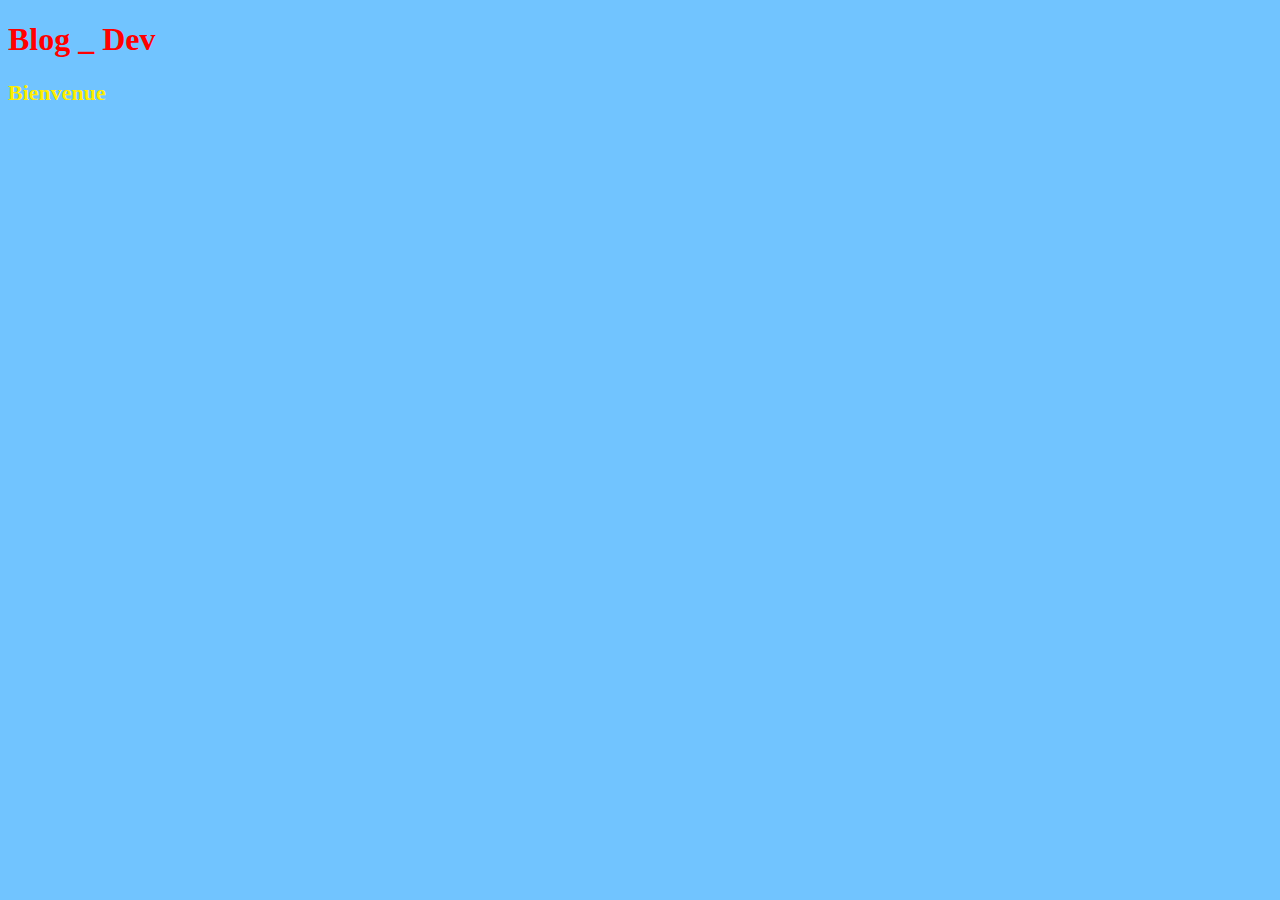
<file: WEB/WEB_Static/ex2/add.html>
<!DOCTYPE html>
<html lang="en">
<head>
    <meta charset="UTF-8">
    <meta name="viewport" content="width=device-width, initial-scale=1.0">
    <title>Home</title>
</head>
<body style="background-color:rgba(40, 165, 255, 0.659);">
    <h1 style="color: red;">Blog _ Dev</h1>
    <p style="color: rgb(255, 238, 0); font-size: 22px; font-weight: bold;">Bienvenue</p>
</body>
</html>
</file>
<file: Portfolio/src/css globale/global.css>
/* Global Variables - Blue Ocean Palette */
:root {
  --primary: #001D39;
  --secondary: #0A4174;
  --accent: #4E8EA2;
  --neutral: #6EA2B3;
  --text: #BDD8E9;
  --text-light: #7BBDE8;
  --dark-bg: #001D39;
  --light-bg: #49769F;
  --white: #FFFFFF;
}

/* Global Reset */

* {
  margin: 0;
  padding: 0;
  box-sizing: border-box;
}

html {
  scroll-behavior: smooth;
}

body {
  font-family: 'Inter', 'Segoe UI', -apple-system, BlinkMacSystemFont, sans-serif;
  color: var(--text);
  line-height: 1.6;
  background: var(--primary);
  overflow-x: hidden;
}

/* Container */
.container {
  max-width: 1200px;
  margin: 0 auto;
  padding: 0 2rem;
}

/* Typography */
h1,
h2,
h3,
h4,
h5,
h6 {
  font-weight: 700;
  line-height: 1.2;
  color: var(--white);
}

p {
  margin-bottom: 1rem;
}

a {
  text-decoration: none;
  color: inherit;
}

.bg-shapes {
  position: fixed;
  top: 0;
  left: 0;
  width: 100%;
  height: 100%;
  z-index: -1;
  overflow: hidden;
  pointer-events: none;
}

.shape {
  position: absolute;
  border-radius: 100%;
  opacity: 0.09;
  animation: float 20s infinite ease-in-out;
}

.shape-1 {
  width: 400px;
  height: 400px;
  background: var(--secondary);
  top: 10%;
  left: 5%;
  animation-delay: 0s;
}

.shape-2 {
  width: 350px;
  height: 350px;
  background: var(--accent);
  top: 35%;
  right: 8%;
}

.shape-3 {
  width: 300px;
  height: 300px;
  background: var(--neutral);
  bottom: 15%;
  left: 15%;
}

.shape-4 {
  width: 450px;
  height: 450px;
  background: var(--light-bg);
  top: 30%;
  right: 5%;
  animation-delay: 3s;
}





/* Buttons */
.btn {
  display: inline-flex;
  align-items: center;
  gap: 0.5rem;
  padding: 1rem 2.5rem;
  border-radius: 50px;
  font-weight: 600;
  text-decoration: none;
  transition: all 0.3s ease;
  font-size: 1rem;
  cursor: pointer;
  border: none;
}

.btn-primary {
  background: linear-gradient(135deg, var(--secondary), var(--accent));
  color: var(--white);
}

.btn-primary:hover {
  transform: translateY(-3px);
  box-shadow: 0 10px 30px rgba(78, 142, 162, 0.4);
}

.btn-outline {
  background: transparent;
  color: var(--text-light);
  border: 2px solid var(--text-light);
}

.btn-outline:hover {
  background: rgba(123, 189, 232, 0.1);
  transform: translateY(-3px);
}

/* Sections */
section {
  padding: 6rem 0;
}

.section-header {
  margin-bottom: 4rem;
}

.section-header.centered {
  text-align: center;
}

.section-number {
  display: block;
  color: var(--accent);
  font-size: 1rem;
  font-weight: 700;
  margin-bottom: 0.5rem;
  letter-spacing: 2px;
}

.section-title {
  font-size: clamp(2.5rem, 5vw, 4rem);
  font-weight: 800;
  color: var(--white);
  margin: 0;
}

/* Cards */
.card {
  background: rgba(10, 65, 116, 0.2);
  border: 1px solid rgba(123, 189, 232, 0.2);
  border-radius: 20px;
  padding: 2rem;
  transition: all 0.3s ease;
}

.card:hover {
  transform: translateY(-5px);
  border-color: var(--accent);
  background: rgba(10, 65, 116, 0.4);
  box-shadow: 0 20px 40px rgba(78, 142, 162, 0.2);
}

/* Animations */
@keyframes fadeIn {
  from {
    opacity: 0;
    transform: translateY(20px);
  }

  to {
    opacity: 1;
    transform: translateY(0);
  }
}

@keyframes slideInLeft {
  from {
    opacity: 0;
    transform: translateX(-50px);
  }

  to {
    opacity: 1;
    transform: translateX(0);
  }
}

@keyframes slideInRight {
  from {
    opacity: 0;
    transform: translateX(50px);
  }

  to {
    opacity: 1;
    transform: translateX(0);
  }
}

/* Utility Classes */
.gradient-text {
  background: linear-gradient(135deg, var(--text-light), var(--accent));
  -webkit-background-clip: text;
  -webkit-text-fill-color: transparent;
  background-clip: text;
}

.text-center {
  text-align: center;
}

.mt-1 {
  margin-top: 1rem;
}

.mt-2 {
  margin-top: 2rem;
}

.mt-3 {
  margin-top: 3rem;
}

.mt-4 {
  margin-top: 4rem;
}

.mb-1 {
  margin-bottom: 1rem;
}

.mb-2 {
  margin-bottom: 2rem;
}

.mb-3 {
  margin-bottom: 3rem;
}

.mb-4 {
  margin-bottom: 4rem;
}

.pt-1 {
  padding-top: 1rem;
}

.pt-2 {
  padding-top: 2rem;
}

.pt-3 {
  padding-top: 3rem;
}

.pt-4 {
  padding-top: 4rem;
}

.pb-1 {
  padding-bottom: 1rem;
}

.pb-2 {
  padding-bottom: 2rem;
}

.pb-3 {
  padding-bottom: 3rem;
}

.pb-4 {
  padding-bottom: 4rem;
}

/* Responsive Utilities */
@media (max-width: 1200px) {
  .container {
    padding: 0 1.5rem;
  }
}

@media (max-width: 768px) {
  .container {
    padding: 0 1rem;
  }

  section {
    padding: 4rem 0;
  }

  .section-title {
    font-size: 2rem;
  }
}

@media (max-width: 480px) {
  .btn {
    padding: 0.875rem 2rem;
    font-size: 0.9rem;
  }
}

/* animation */

@keyframes float {

  0%,
  100% {
    transform: translate(0, 0) rotate(0deg);
  }

  33% {
    transform: translate(50px, -50px) rotate(120deg);
  }

  66% {
    transform: translate(-30px, 30px) rotate(240deg);
  }
}
</file>
<file: Portfolio/src/style.css>
/* bg shapes */
.bg-shapes {
    position: fixed;
    top: 0;
    left: 0;
    width: 100%;
    height: 100%;
    z-index: -1;
    overflow: hidden;
    pointer-events: none;
}

.shape {
    position: absolute;
    border-radius: 100%;
    opacity: 0.09;
    animation: float 20s infinite ease-in-out;
}

.shape-1 {
    width: 400px;
    height: 400px;
    background: var(--secondary);
    top: 10%;
    left: 5%;
    animation-delay: 0s;
}

.shape-2 {
    width: 350px;
    height: 350px;
    background: var(--accent);
    top: 35%;
    right: 8%;
    animation-delay: 5s;
}

.shape-3 {
    width: 300px;
    height: 300px;
    background: var(--neutral);
    bottom: 15%;
    left: 15%;
    animation-delay: 10s;
}

.shape-4 {
    width: 450px;
    height: 450px;
    background: var(--light-bg);
    top: 30%;
    right: 5%;
    animation-delay: 15s;
}

/* side nav */

.side-nav {
    position: fixed;
    top: 10%;
    left: 25px;
    z-index: 1000;
    /* zat hadi bax les lien ikono hma li kaynin l9dam kolxi */
}

.side-nav-items {
    display: flex;
    justify-content: center;
    align-items: center;
    flex-direction: column;
}

.side-link {
    width: 55px;
    height: 55px;
    border-radius: 50%;
    display: flex;
    align-items: center;
    justify-content: center;
    background: rgba(255, 255, 255, 0.08);
    border: 1px solid rgba(255, 255, 255, 0.1);
    transition: .2s;
    margin-top: 20px;
}

/* Hero Section */

.hero {
    padding: 170px 150px;
    position: relative;
}

/* Hero-title animation */

.hero-title {
    overflow: hidden;
    white-space: nowrap;
    animation:
        typing 2s;
}

@keyframes typing {
    from {
        width: 0%
    }

    to {
        width: 100%
    }
}

/* _______________________*/
.hero-label {
    padding: 7px 17px;
    border: 1px solid;
    border-radius: 30px;
    font-size: 15px;
    display: inline;
    margin-bottom: 25px;
}

.hero-title {
    font-size: 65px;
    font-weight: 800;
    line-height: 1.1;
    max-width: 600px;
}


.hero-description {
    margin-top: 20px;
    font-size: 20px;
    width: 500px;
    color: #dfe6ee;
}

/* footer section */

.footer {
    padding: 35 px;
    margin-top: 80px;


}

.footer-content {
    display: flex;
    justify-content: space-between;
    align-items: center;


}

.footer-links a {
    margin: 12px;
    text-decoration: none;
    color: #e2d8d8;
}

.hero-scroll {
    margin-top: 60px;
    text-align: left;
}

.scroll-indicator {
    width: 1px;
    height: 35px;
    margin-top: 6px;
    background: #fff;

}

.btn {
    padding: 14px 28px;
    border-radius: 40px;
    display: inline-flex;
    align-items: center;
    text-decoration: none;
    font-size: 16px;

}

.btn-primary {
    background: transparent;
    border: 1px solid;
    color: #c1bfcc;

}

.btn-outline {
    border: 1px solid #fff;
    color: #fff;
}

.btn-outline:hover {
    background: #0a0a85;
    color: rgb(9, 4, 80);
}

.side-link:hover,
.side-link.active {
    background: #0A6CF1;
    transform: scale(1.08);
}


/*_____________responsive tab.___________*/

@media (max-width: 920px) {
    .side-nav {
        display: flex;
        top: -8px;
        left: 0;
        right: 0;
        justify-content: center;
        border-radius: 0px 0px 15px 15px;
        padding-bottom: 11px;
        background-color: rgba(20, 0, 85, 0.096);
        backdrop-filter: blur(9px);
    }

    .side-nav-items {
        flex-direction: row;
        gap: 10px;
    }

    .hero {
        display: flex;
        justify-content: center;
        align-items: center;
    }

    .hero-title {
        font-size: 48px;
        max-width: 100%;
    }

    .hero-description {
        margin-left: auto;
        margin-right: auto;
    }

    .footer-content {
        flex-direction: column;
        gap: 20px;
        text-align: center;
    }

}

/*____________responsive phone___________*/

@media (max-width: 600px) {
    .hero {
        display: flex;
        justify-content: center;
        align-items: center;
    }

    .side-nav {
        display: flex;
        top: -8px;
        left: 0;
        right: 0;
        justify-content: center;
        border-radius: 0px 0px 15px 15px;
        padding-bottom: 11px;
        background-color: rgba(20, 0, 85, 0.096);
        backdrop-filter: blur(9px);
    }

    .side-nav-items {
        flex-direction: row;
        gap: 10px;
    }

    .hero-title {
        padding-top: 20px;
        font-size: 40px;
        text-align: center;
    }

    .hero-description {
        font-size: 16px;
        width: 100%;
        text-align: center;

    }

    .hero-cta {
        display: flex;
        flex-direction: column;
        gap: 20px;
        align-items: center;
    }

    .btn {
        width: 100%;
        justify-content: center;
    }

    .footer-links {
        display: flex;
        flex-wrap: wrap;
        justify-content: center;
        flex-direction: row;
        padding: 0px 3px 0px 3px;
        text-align: center;
    }
}
</file>
<file: Portfolio/src/Contact/style.css>
/* Side Navigation */
.side-nav {
    position: fixed;
    top: 10%;
    left: 25px;
    z-index: 1000;
    /* zat hadi bax les lien ikono hma li kaynin l9dam kolxi */
}

.side-nav-items {
    display: flex;
    justify-content: center;
    align-items: center;
    flex-direction: column;
}

.side-link {
    width: 55px;
    height: 55px;
    border-radius: 50%;
    display: flex;
    align-items: center;
    justify-content: center;
    background: rgba(255, 255, 255, 0.08);
    border: 1px solid rgba(255, 255, 255, 0.1);
    transition: .2s;
    margin-top: 20px;
}

.side-link:hover,
.side-link.active {
    background: #0A6CF1;
    transform: scale(1.08);
}

.card {
    margin: 20px;
}

.aa {
    display: flex;
    flex-direction: row;
    justify-content: center;
    align-items: flex-start;
    gap: 2.5rem;
    position: static;
    margin: 0 auto;
    width: 100%;
    max-width: 1100px;
}


span {
    text-align: center;
}

footer {
    text-align: center;
}

.btn-primary {
    border: 1px solid transparent;
    border-radius: 70px;
    padding: 10px;
}

input,
textarea {
    width: 100%;
    padding: 1rem;
    background: rgba(0, 29, 57, 0.5);
    color: var(--white);
    border-radius: 12px;
    border: 1px solid rgba(123, 189, 232, 0.2);
    font-size: 1rem;
    font-family: inherit;
    margin-bottom: 1rem;
    transition: all 0.3s ease;
}

input:focus,
textarea:focus {
    outline: none;
    border-color: var(--accent);
    background: rgba(0, 29, 57, 0.7);
    box-shadow: 0 0 0 3px rgba(78, 142, 162, 0.1);
}

input::placeholder,
textarea::placeholder {
    color: rgba(189, 216, 233, 0.5);
    font-size: 0.98rem;
}

/* Contact Header */
.contact-header.centered {
    display: flex;
    flex-direction: column;
    align-items: center;
    justify-content: center;
    text-align: center;
    margin: 0 auto 2.5rem auto;
    max-width: 700px;
}

.contact-header.centered h1 {
    font-size: 2.7rem;
    color: var(--white);
    margin-bottom: 1rem;
    font-weight: 800;
    letter-spacing: 1px;
    white-space: nowrap;
    padding-top: 50px;
}

.contact-header.centered p {
    color: var(--text);
    font-size: 1.18rem;
    margin: 0 auto;
    font-weight: 400;
}

/*____________responsive tab.___________*/
@media (max-width: 920px) {
    .side-nav {
        display: flex;
        top: -8px;
        left: 0;
        right: 0;
        justify-content: center;
        border-radius: 0px 0px 15px 15px;
        padding-bottom: 11px;
        background-color: rgba(20, 0, 85, 0.096);
        backdrop-filter: blur(9px);
    }

    .side-nav-items {
        flex-direction: row;
        gap: 10px;
    }

    .aa {
        display: flex;
        flex-direction: column;
        align-items: center;
        padding-left: 90px;
        padding-right: 90px;
    }


    .contact-info {
        display: flex;
        flex-direction: row;
        gap: 20px;


    }

    .card {
        margin-left: auto;
        margin-right: auto;

    }
    h1{
        margin-top: 30px;
    }
}


/*____________responsive phone___________*/

@media (max-width: 600px) {

    .side-nav {
        display: flex;
        top: -8px;
        left: 0;
        right: 0;
        justify-content: center;
        border-radius: 0px 0px 15px 15px;
        padding-bottom: 11px;
        background-color: rgba(20, 0, 85, 0.096);
        backdrop-filter: blur(9px);
    }

    .side-nav-items {
        flex-direction: row;
        gap: 10px;
    }


    .aa {
        flex-direction: column;
        align-items: center;
        padding-left: 10px;
        padding-right: 10px;
        margin: 0px;

    }

    .card {
        margin: 0px;
    }

    .contact-header.centered h1 {
        padding-top: 100px;
    }

    .contact-info {
        display: flex;
        flex-direction: row;
        justify-content: center;
        padding: 0;
        gap: 10px;
        flex-wrap: wrap;

    }

}
</file>
<file: Portfolio/src/projects/style.css>
/* Side Navigation */
.side-nav {
    position: fixed;
    top: 10%;
    left: 25px;
    z-index: 1000;
    /* zat hadi bax les lien ikono hma li kaynin l9dam kolxi */
}

.side-nav-items {
    display: flex;
    justify-content: center;
    align-items: center;
    flex-direction: column;
}

.side-link {
    width: 55px;
    height: 55px;
    border-radius: 50%;
    display: flex;
    align-items: center;
    justify-content: center;
    background: rgba(255, 255, 255, 0.08);
    border: 1px solid rgba(255, 255, 255, 0.1);
    transition: .2s;
    margin-top: 20px;
}

.side-link:hover,
.side-link.active {
    background: #0A6CF1;
    transform: scale(1.08);
}


/* Projects Section */
.section-header.centered{
    margin-top: -90px;
}
.projects-section {
    min-height: 100vh;
    padding: 8rem 0 4rem;
}

.section-description {
    max-width: 600px;
    margin: 1rem auto 0;
    font-size: 1.125rem;
    color: var(--text);
}

/* Projects Grid */
.projects-grid {
    display: grid;
    grid-template-columns: repeat(2, 1fr);
    gap: 2rem;
    margin-top: 4rem;
}

/* Project Card */
.project-card {
    background: rgba(10, 65, 116, 0.2);
    border: 1px solid rgba(123, 189, 232, 0.2);
    border-radius: 20px;
    overflow: hidden;
    transition: all 0.4s ease;
}

.project-card:hover {
    transform: translateY(-10px);
    border-color: var(--accent);
    box-shadow: 0 25px 50px rgba(78, 142, 162, 0.25);
}

/* Featured Card (Project 5) - Full width centered */
.project-card.featured {
    grid-column: 1 / -1;
    max-width: 600px;
    margin: 0 auto;
}

/* Project Image */
.project-image {
    position: relative;
    width: 100%;
    height: 250px;
    overflow: hidden;
}

.project-image img {
    width: 100%;
    height: 100%;
    object-fit: cover;
    transition: transform 0.5s ease;
}

.project-card:hover .project-image img {
    transform: scale(1.1);
}

/* Project Overlay */
.project-overlay {
    position: absolute;
    top: 0;
    left: 0;
    width: 100%;
    height: 100%;
    background: rgba(0, 29, 57, 0.8);
    display: flex;
    align-items: center;
    justify-content: center;
    opacity: 0;
    transition: opacity 0.3s ease;
}

.project-card:hover .project-overlay {
    opacity: 1;
}


/* Project Content */
.project-content {
    padding: 1.5rem;
}

.project-content h3 {
    font-size: 1.5rem;
    color: var(--white);
    margin-bottom: 0.75rem;
}

.project-content p {
    color: var(--text);
    font-size: 0.95rem;
    line-height: 1.6;
    margin-bottom: 1rem;
}
/*____________responsive tab___________*/
@media (max-width: 920px) {
        .side-nav {
        display: flex;
        top: -8px;
        left: 0;
        right: 0;
        justify-content: center;
        border-radius: 0px 0px 15px 15px;
        padding-bottom: 11px;
        background-color: rgba(20, 0, 85, 0.096);
        backdrop-filter: blur(9px);
    }

    .side-nav-items {
        flex-direction: row;
        gap: 10px;
    }
    .projects-grid{
        margin-left: 70px;
    }

    h1{
        padding-top: 50px;
    }
    
}

/*____________responsive phone___________*/
@media (max-width: 600px) {


    .side-nav {
        display: flex;
        top: -8px;
        left: 0;
        right: 0;
        justify-content: center;
        border-radius: 0px 0px 15px 15px;
        padding-bottom: 11px;
        background-color: rgba(20, 0, 85, 0.096);
        backdrop-filter: blur(9px);
    }

    .side-nav-items {
        flex-direction: row;
        gap: 10px;
    }

    .section-title {
        padding-top: 50px;
        font-size: 40px;
        text-align: center;
    }

    .projects-grid{
        display: flex;
        justify-content: center;
        margin-left:0 ;
        flex-direction: column;
    }
}
</file>
<file: Portfolio/src/Reviews/style.css>
.side-nav {
    position: fixed;
    top: 10%;
    left: 25px;
    z-index: 1000;
    /* zat hadi bax les lien ikono hma li kaynin l9dam kolxi */
}

.side-nav-items {
    display: flex;
    justify-content: center;
    align-items: center;
    flex-direction: column;
}

.side-link {
    width: 55px;
    height: 55px;
    border-radius: 50%;
    display: flex;
    align-items: center;
    justify-content: center;
    background: rgba(255, 255, 255, 0.08);
    border: 1px solid rgba(255, 255, 255, 0.1);
    transition: .2s;
    margin-top: 20px;
}

.side-link:hover,
.side-link.active {
    background: #0A6CF1;
    transform: scale(1.08);
}





.reviews-section {
    padding-top: 60px;
    padding-bottom: 60px;
    margin-left: 100px;
}

.review-card {
    background: rgba(255, 255, 255, 0.1);
    border-radius: 15px;
    padding: 20px;
    margin: 20px;
    box-shadow: 0 8px 32px 0 rgba(31, 38, 135, 0.37);
    border: 1px solid rgba(255, 255, 255, 0.18);

}

.review-card:hover {
    transform: scale(1.02);
    transition: all 0.3s ease-in-out;
}

.review-header {
    display: flex;
    align-items: center;
    margin-bottom: 15px;
    margin-left: 10px;
}

.review-avatar {
    width: 60px;
    height: 60px;
    border-radius: 50%;
    margin-right: 20px;
}

.review-rating {
    color: #ffe346;
    font-size: 18px;
    margin-left: auto;
}

.review-name {
    font-weight: bold;
    font-size: 1opx;
    color: #FFFFFF;
}

.review-role {
    font-size: 14px;
    color: #CCCCCC;
}

.review-text {
    font-size: 16px;
    color: #EEEEEE;
    line-height: 1.5;
    margin-left: 10px;
}

.footer-content {
    text-align: center;
    padding: 20px;
    font-size: 14px;
    color: #AAAAAA;
}

.footer-link {
    color: #0A6CF1;
    text-decoration: none;
}




/*____________responsive Tab___________*/
@media (max-width: 920px) {
    .side-nav {
        display: flex;
        top: -8px;
        left: 0;
        right: 0;
        justify-content: center;
        border-radius: 0px 0px 15px 15px;
        padding-bottom: 11px;
        background-color: rgba(20, 0, 85, 0.096);
        backdrop-filter: blur(9px);
    }

    .side-nav-items {
        flex-direction: row;
        gap: 10px;
    }
    h1{
        padding-top: 50px;
    }
}

/*____________responsive phone___________*/

@media (max-width: 600px) {

    .side-nav {
        display: flex;
        top: -8px;
        left: 0;
        right: 0;
        justify-content: center;
        border-radius: 0px 0px 15px 15px;
        padding-bottom: 11px;
        background-color: rgba(20, 0, 85, 0.096);
        backdrop-filter: blur(9px);
    }

    .side-nav-items {
        flex-direction: row;
        gap: 10px;
    }

    .section-title {
        padding-top: 20px;
        font-size: 40px;
        text-align: center;
    }

    .reviews-section {
        margin-left: 0;
    }
}
</file>
<file: Portfolio/src/services/style.css>
h1 {
    text-align: center;
    font-family: 'Segoe UI', Tahoma, Geneva, Verdana, sans-serif;
    padding-top: 30px;
    font-size: 40px;
    /* zat hadxi */
}

.side-nav {
    position: fixed;
    top: 10%;
    left: 25px;
    z-index: 1000;
    /* zat hadi bax les lien ikono hma li kaynin l9dam kolxi */
}

.side-nav-items {
    display: flex;
    justify-content: center;
    align-items: center;
    flex-direction: column;
}

.side-link {
    width: 55px;
    height: 55px;
    border-radius: 50%;
    display: flex;
    align-items: center;
    justify-content: center;
    background: rgba(255, 255, 255, 0.08);
    border: 1px solid rgba(255, 255, 255, 0.1);
    transition: .2s;
    margin-top: 20px;
}

.side-link:hover,
.side-link.active {
    background: #0A6CF1;
    transform: scale(1.08);
}


section {
    max-width: 1000px;
    margin: auto;
    padding: 20px;
    font-family: Arial, sans-serif;
}

.card {
    width: 40%;
    margin-bottom: 20px;
    /* hna aslan makayn lax tcopi dakxi li f global.css lhna hit mlinki m3a htma hir diri card class o sf hna 3dlt hir 3la l widht nta3ha sf */
}

.card h2 {
    font-size: 1.5em;
    color: #BDD8E9;
    margin-bottom: 20px;
    /* zat margin bottom bax ib3d 3la <p> */
}

.card p {
    color: black;
    line-height: 1.6;
    color: white;

}

.position1 {
    width: 100%;
    display: flex;
    justify-content: space-between;
    
    /* hna drt whda hda whda */
}
/*____________responsive tab___________*/
@media (max-width: 920px) {
        .side-nav {
        display: flex;
        top: -8px;
        left: 0;
        right: 0;
        justify-content: center;
        border-radius: 0px 0px 15px 15px;
        padding-bottom: 11px;
        background-color: rgba(20, 0, 85, 0.096);
        backdrop-filter: blur(9px);
    }

    .side-nav-items {
        flex-direction: row;
        gap: 10px;
    }
    .position1{
        
        padding-left: 80px;
        padding-right:10px ;
    }
    h1{
        padding-top: 70px;
    }
}
/*____________responsive phone___________*/
@media (max-width: 600px) {


    .side-nav {
        display: flex;
        top: -8px;
        left: 0;
        right: 0;
        justify-content: center;
        border-radius: 0px 0px 15px 15px;
        padding-bottom: 11px;
        background-color: rgba(20, 0, 85, 0.096);
        backdrop-filter: blur(9px);
    }

    .side-nav-items {
        flex-direction: row;
        gap: 10px;
    }

    .section-title {
        padding-top: 80px;
        font-size: 40px;
        text-align: center;
    }

    .position1 {
        display: flex;
        flex-direction: column;
        padding: 0;
    }

    .card {
        width: 100%;
        
    }
}
</file>
<file: Portfolio/src/Technologies/style.css>
h1 {
    text-align: center;
    font-family: 'Segoe UI', Tahoma, Geneva, Verdana, sans-serif;
    padding: 30px;
    /* zat hadxi */
}

.side-nav {
    position: fixed;
    top: 10%;
    left: 25px;
    z-index: 1000;
    /* zat hadi bax les lien ikono hma li kaynin l9dam kolxi */
}

.side-nav-items {
    display: flex;
    justify-content: center;
    align-items: center;
    flex-direction: column;
}

.side-link {
    width: 55px;
    height: 55px;
    border-radius: 50%;
    display: flex;
    align-items: center;
    justify-content: center;
    background: rgba(255, 255, 255, 0.08);
    border: 1px solid rgba(255, 255, 255, 0.1);
    transition: .2s;
    margin-top: 20px;
}

.side-link:hover,
.side-link.active {
    background: #0A6CF1;
    transform: scale(1.08);
}






h1 {
    text-align: center;
    font-family: 'Segoe UI', Tahoma, Geneva, Verdana, sans-serif;
    padding: 30px;

}

section {
    max-width: 1000px;
    margin: auto;
    padding: 20px;
    font-family: Arial, sans-serif;
}

.card {
    width: 40%;
}

h2 {
    text-align: center;
    font-size: 1.5em;
    color: #BDD8E9;
    margin-bottom: 20px;
}

img {
    width: 100%;
    height: 80%;
    border-radius: 10px;
}

.position1 {
    width: 100%;
    display: flex;
    justify-content: space-between;
    margin-bottom: 20px;
}

/*____________responsive tab___________*/

@media (max-width: 920px) {
        .side-nav {
        display: flex;
        top: -8px;
        left: 0;
        right: 0;
        justify-content: center;
        border-radius: 0px 0px 15px 15px;
        padding-bottom: 11px;
        background-color: rgba(20, 0, 85, 0.096);
        backdrop-filter: blur(9px);
    }

    .side-nav-items {
        flex-direction: row;
        gap: 10px;
    }
    .position1{
        
        padding-left: 80px;
        padding-right:10px ;
    }
    h1{
        padding-top: 80px;
    }
}
/*____________responsive phone___________*/

@media (max-width: 600px) {

    .side-nav {
        display: flex;
        top: -8px;
        left: 0;
        right: 0;
        justify-content: center;
        border-radius: 0px 0px 15px 15px;
        padding-bottom: 11px;
        background-color: rgba(20, 0, 85, 0.096);
        backdrop-filter: blur(9px);
    }

    .side-nav-items {
        flex-direction: row;
        gap: 10px;
    }
    .section-title {
        padding-top: 90px;
        font-size: 40px;
        text-align: center;
    }
    .position1{
        display: flex;
        flex-direction: column;
        margin-bottom: 0;
        padding: 0;
    }
    .card{
        width: 100%;
        margin-bottom: 25px;
    }

}
</file>
